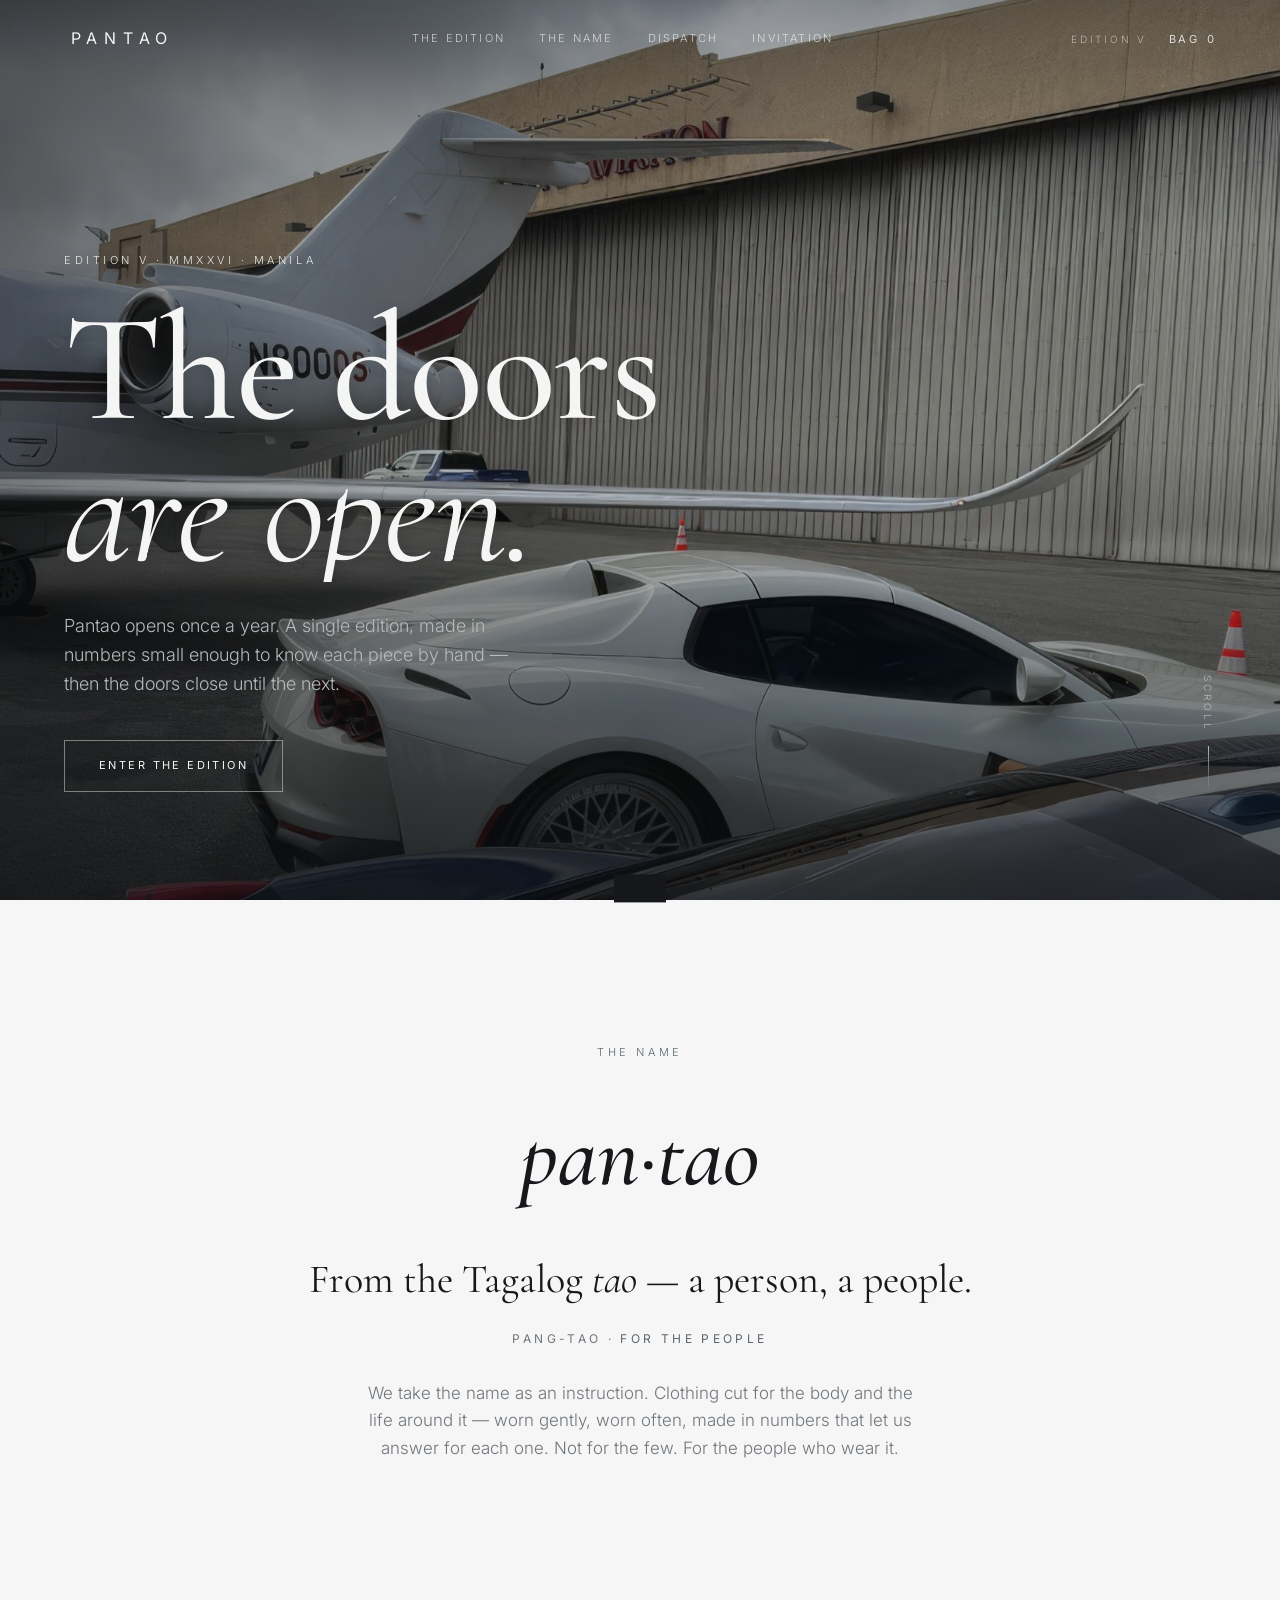
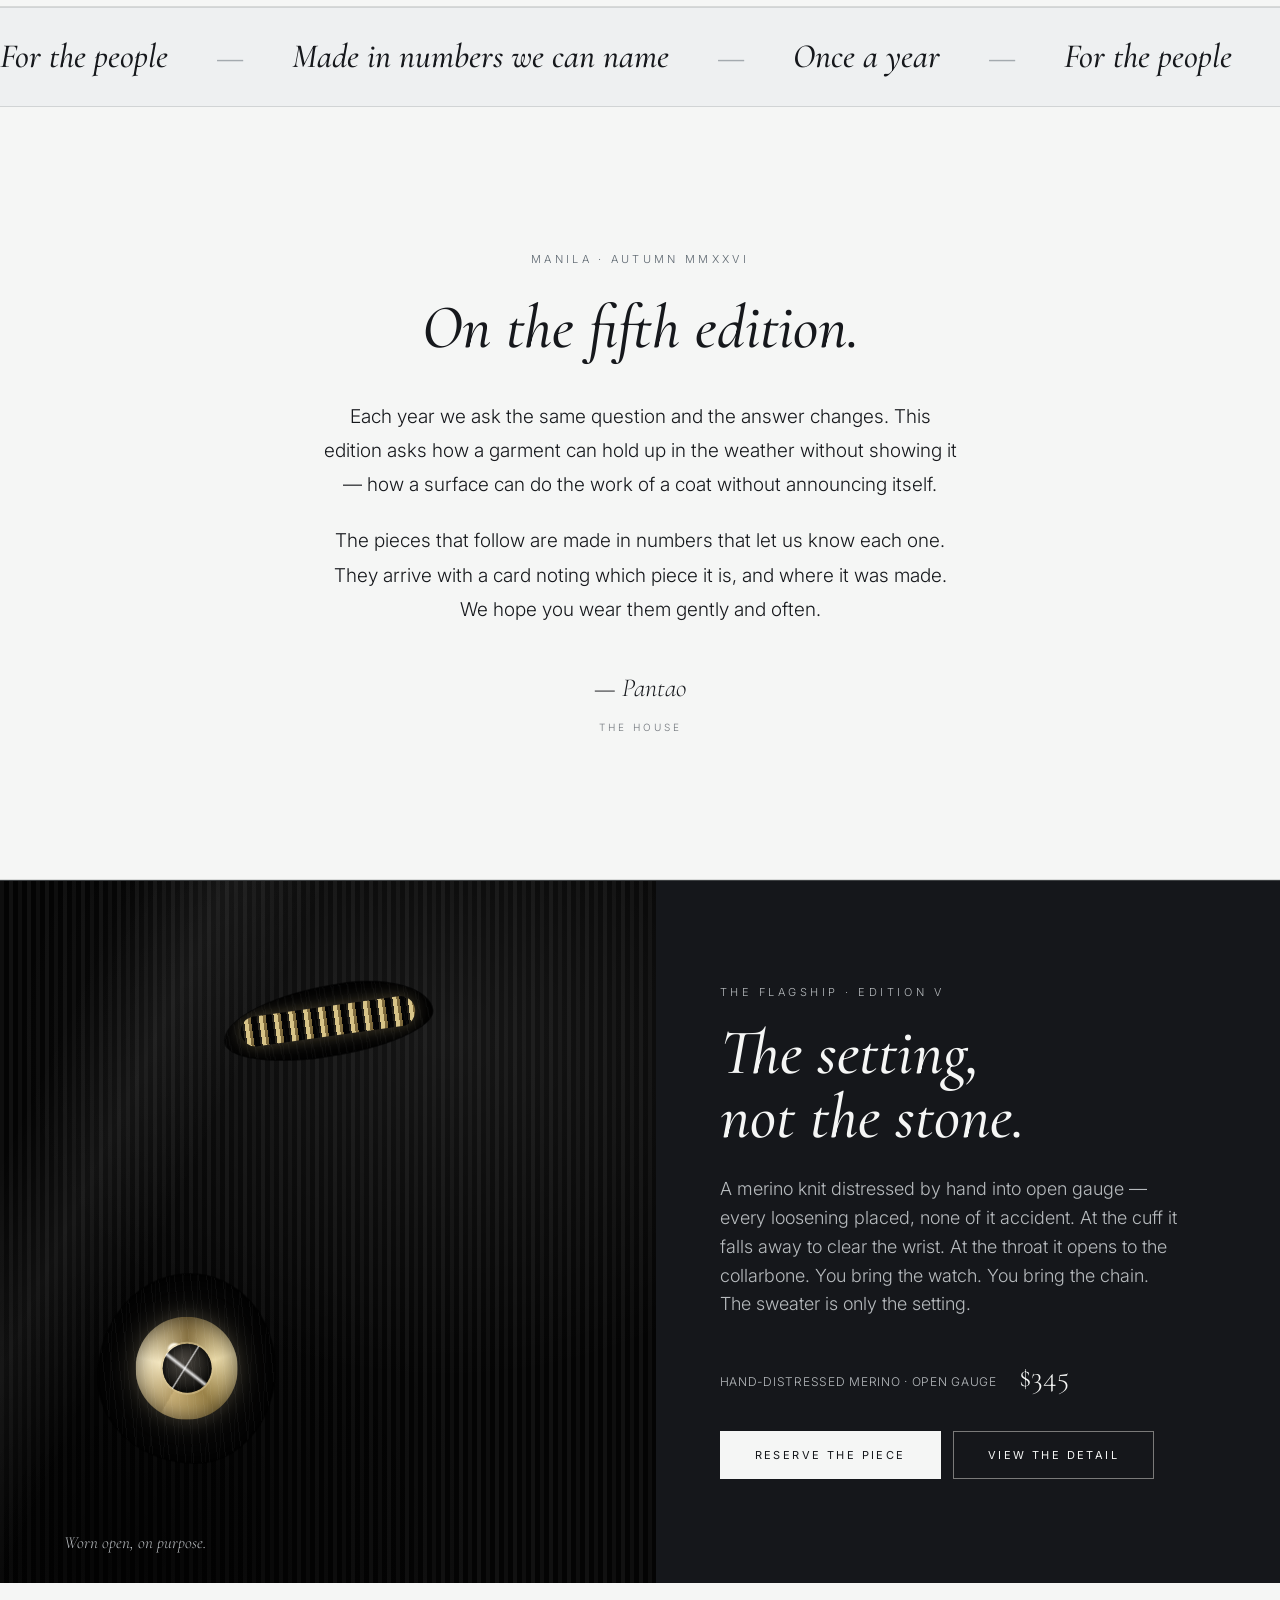
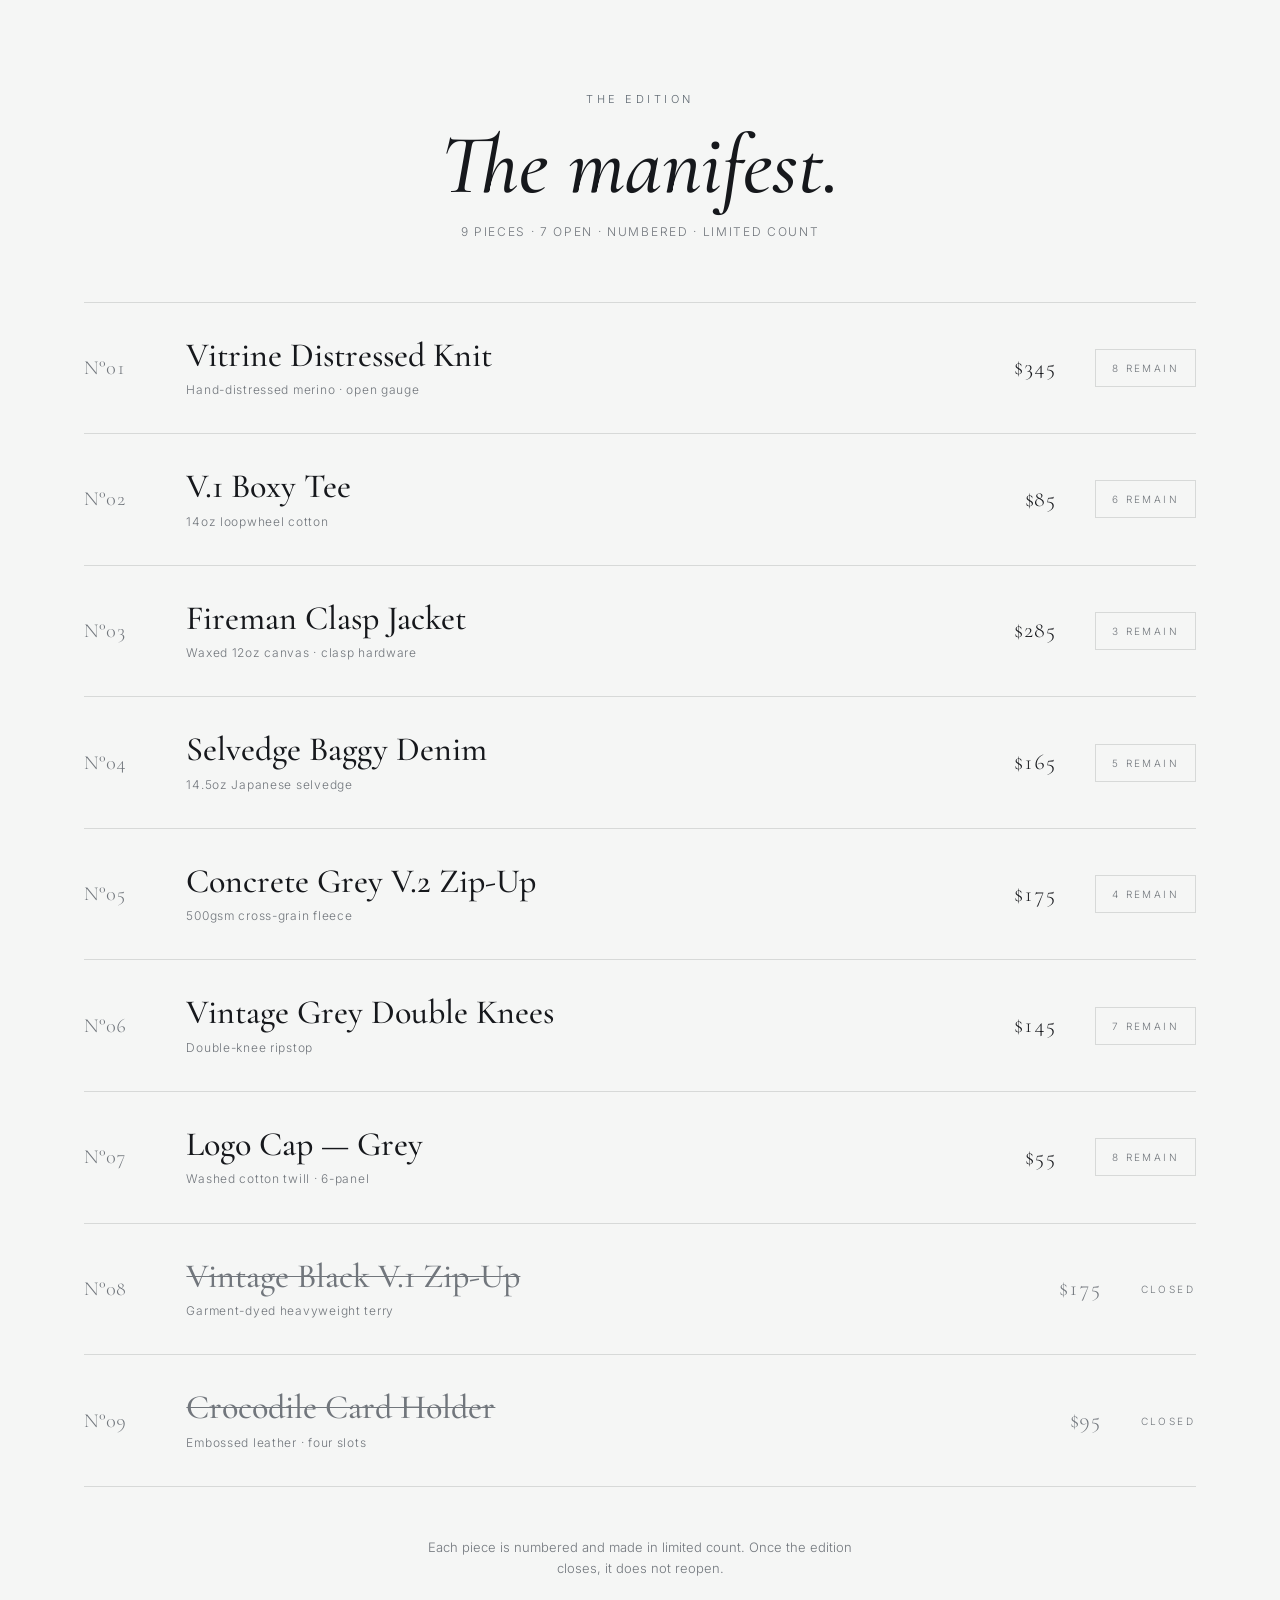
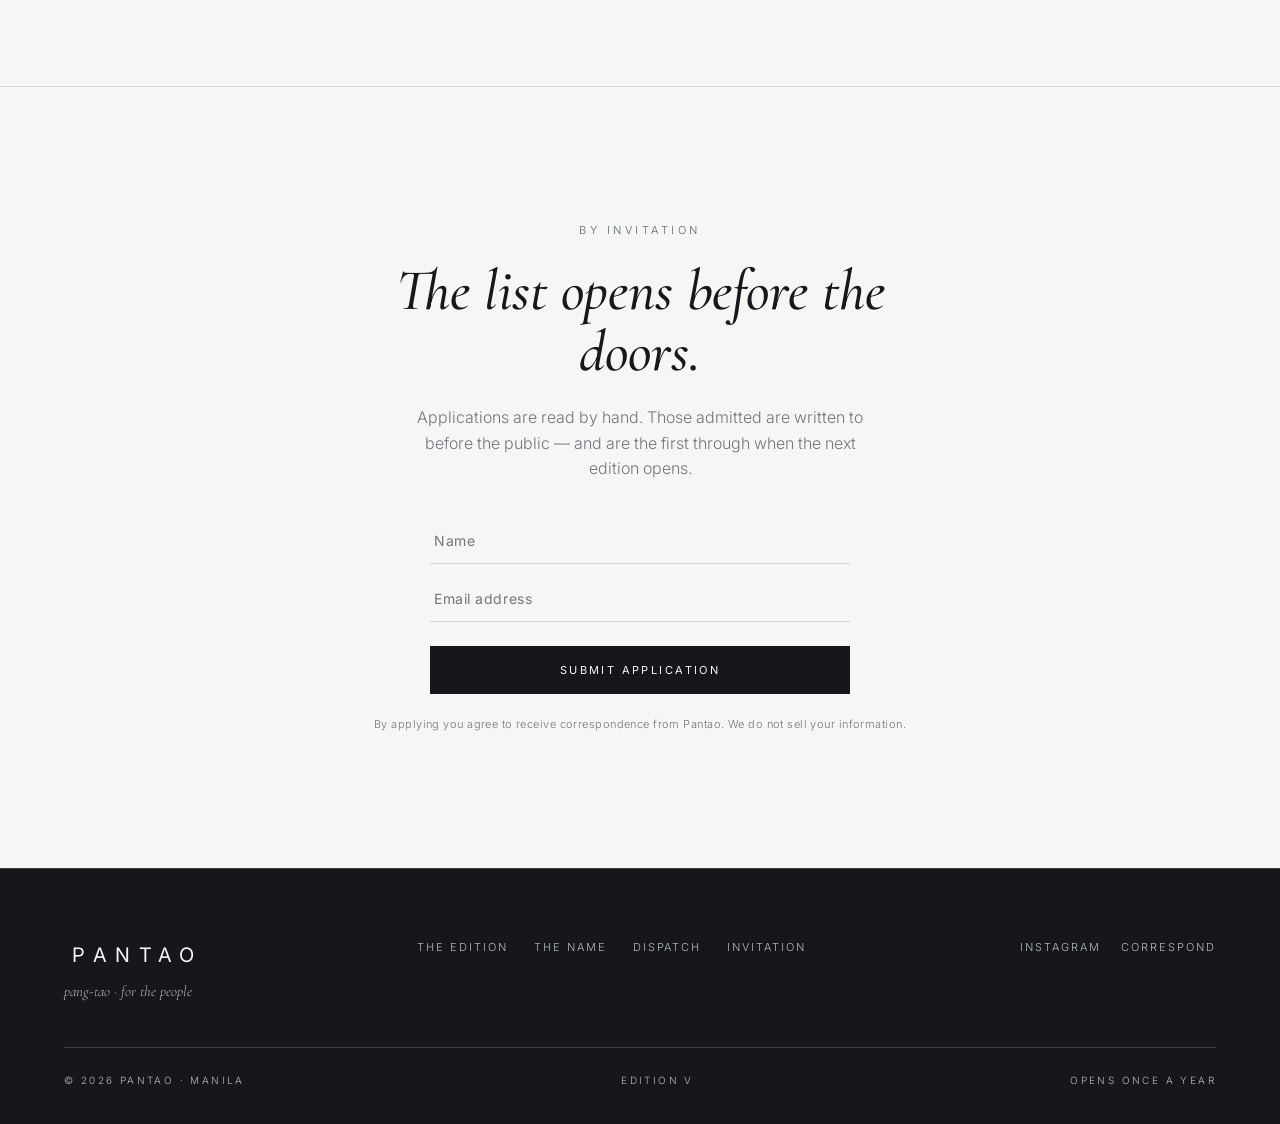
<file: index.html>
<!DOCTYPE html>
<html lang="en">
<head>
  <meta charset="UTF-8" />
  <meta name="viewport" content="width=device-width, initial-scale=1.0" />
  <title>PANTAO — Edition V</title>
  <meta name="description" content="PANTAO. pang-tao — for the people. A house that opens once a year, in numbered editions. Manila." />
  <meta name="theme-color" content="#0a0a0a" />

  <meta property="og:title" content="PANTAO — Edition V" />
  <meta property="og:description" content="For the people. A house that opens once a year, in numbered editions." />
  <meta property="og:type" content="website" />

  <link rel="preconnect" href="https://fonts.googleapis.com" />
  <link rel="preconnect" href="https://fonts.gstatic.com" crossorigin />
  <link href="https://fonts.googleapis.com/css2?family=Cormorant+Garamond:ital,wght@0,400;0,500;0,600;1,400;1,500&family=Inter:wght@300;400;500&display=swap" rel="stylesheet" />

  <link rel="stylesheet" href="assets/css/styles.css" />
  <link rel="icon" href="data:image/svg+xml,%3Csvg xmlns='http://www.w3.org/2000/svg' viewBox='0 0 100 100'%3E%3Crect width='100' height='100' fill='%230a0a0a'/%3E%3Ctext x='50' y='68' font-size='58' fill='%23f3f1ea' text-anchor='middle' font-family='Georgia,serif'%3EP%3C/text%3E%3C/svg%3E" />
</head>
<body data-phase="open">

  <!-- ============ PRELOADER ============ -->
  <div class="preloader" id="preloader" aria-hidden="true">
    <div class="preloader__word">PANTAO</div>
    <div class="preloader__sub" id="preloaderSub">pang-tao · for the people</div>
    <div class="preloader__bar"><span></span></div>
  </div>

  <div class="grain" aria-hidden="true"></div>

  <!-- ============ NAV ============ -->
  <header class="nav" id="nav">
    <a href="#top" class="nav__brand" aria-label="PANTAO home">PANTAO</a>
    <nav class="nav__links" aria-label="Primary">
      <a href="#manifest" data-shop-link>The Edition</a>
      <a href="#name">The Name</a>
      <a href="#dispatch">Dispatch</a>
      <a href="#invitation">Invitation</a>
    </nav>
    <div class="nav__right">
      <span class="nav__edition" id="navEdition">EDITION V</span>
      <button class="nav__cart" id="cartToggle" aria-label="Open bag">
        Bag <span class="nav__cart-count" id="cartCount">0</span>
      </button>
    </div>
  </header>

  <main id="top">

    <!-- ============ ARRIVAL HERO ============ -->
    <section class="arrival" id="arrival">
      <div class="arrival__field" aria-hidden="true"></div>
      <div class="arrival__photo" id="arrivalPhoto" aria-hidden="true"></div>
      <div class="arrival__scrim" aria-hidden="true"></div>
      <div class="arrival__inner">
        <p class="arrival__eyebrow" data-reveal>
          <span data-config="editionLabel">EDITION V</span> · <span data-config="year">MMXXVI</span> · <span data-config="city">MANILA</span>
        </p>
        <h1 class="arrival__title" data-reveal>
          <span class="tline"><span class="tline__i">The doors</span></span>
          <span class="tline"><span class="tline__i arrival__title--em">are open.</span></span>
        </h1>
        <p class="arrival__lede" data-reveal>
          Pantao opens once a year. A single edition, made in numbers small
          enough to know each piece by hand — then the doors close until the next.
        </p>

        <!-- ANTECHAMBER: counter to opening -->
        <div class="arrival__counter" id="counter" data-reveal>
          <div class="ct"><span class="ct__n" id="ctDays">00</span><span class="ct__l">Days</span></div>
          <div class="ct"><span class="ct__n" id="ctHours">00</span><span class="ct__l">Hrs</span></div>
          <div class="ct"><span class="ct__n" id="ctMins">00</span><span class="ct__l">Min</span></div>
          <div class="ct"><span class="ct__n" id="ctSecs">00</span><span class="ct__l">Sec</span></div>
        </div>

        <div class="arrival__cta" data-reveal>
          <a href="#manifest" class="btn btn--line" data-when="open" data-shop-link>Enter the edition</a>
          <button class="btn btn--line" data-when="antechamber" id="applyOpen">Apply for the list</button>
          <button class="btn btn--line" data-when="closed" id="applyOpenClosed">Apply for next year</button>
        </div>
      </div>
      <div class="arrival__scroll" aria-hidden="true"><span data-config="scrollWord">Scroll</span></div>
    </section>

    <!-- ============ THE NAME / ETYMOLOGY ============ -->
    <section class="name" id="name">
      <div class="name__inner">
        <p class="kicker kicker--center">The Name</p>
        <p class="name__pron">pan·tao</p>
        <h2 class="name__def">
          From the Tagalog <em>tao</em> — a person, a people.
          <span class="name__gloss">pang-tao · <span>for the people</span></span>
        </h2>
        <p class="name__body">
          We take the name as an instruction. Clothing cut for the body and the
          life around it — worn gently, worn often, made in numbers that let us
          answer for each one. Not for the few. For the people who wear it.
        </p>
      </div>
    </section>

    <!-- ============ MARQUEE ============ -->
    <section class="strip" aria-label="Statement">
      <div class="strip__track" id="stripTrack"></div>
    </section>

    <!-- ============ EDITORIAL DISPATCH (a letter) ============ -->
    <section class="dispatch" id="dispatch">
      <article class="dispatch__letter">
        <p class="dispatch__dateline"><span data-config="city">MANILA</span> · <span data-config="season">AUTUMN</span> <span data-config="year">MMXXVI</span></p>
        <h2 class="dispatch__heading">On the fifth edition.</h2>
        <div class="dispatch__body">
          <p>
            Each year we ask the same question and the answer changes. This edition
            asks how a garment can hold up in the weather without showing it — how a
            surface can do the work of a coat without announcing itself.
          </p>
          <p>
            The pieces that follow are made in numbers that let us know each one.
            They arrive with a card noting which piece it is, and where it was made.
            We hope you wear them gently and often.
          </p>
        </div>
        <p class="dispatch__sign">— Pantao</p>
        <p class="dispatch__sub">THE HOUSE</p>
      </article>
    </section>

    <!-- ============ FLAGSHIP FEATURE (luxury moment) ============ -->
    <section class="feature" id="feature" hidden>
      <div class="feature__visual" id="featureVisual" aria-hidden="true">
        <div class="knit"></div>
        <!-- distressed openings that reveal metal beneath -->
        <div class="aperture aperture--neck"><span class="chain"></span></div>
        <div class="aperture aperture--wrist"><span class="watch"></span></div>
        <p class="feature__caption" id="featureCaption"></p>
      </div>
      <div class="feature__info">
        <p class="kicker" id="featureEyebrow"></p>
        <h2 class="feature__heading" id="featureHeading"></h2>
        <p class="feature__lede" id="featureLede"></p>
        <div class="feature__meta">
          <span class="feature__material" id="featureMaterial"></span>
          <span class="feature__price" id="featurePrice"></span>
        </div>
        <div class="feature__cta">
          <button class="btn btn--paper" id="featureAdd">Reserve the piece</button>
          <button class="btn btn--line" id="featureView">View the detail</button>
        </div>
      </div>
    </section>

    <!-- ============ THE EDITION MANIFEST ============ -->
    <section class="manifest" id="manifest">
      <header class="manifest__head">
        <p class="kicker">The Edition</p>
        <h2 class="manifest__title" id="manifestTitle">The manifest.</h2>
        <p class="manifest__meta" id="manifestMeta"></p>
      </header>
      <ol class="manifest__list" id="manifestList" aria-live="polite"></ol>
      <p class="manifest__foot">
        Each piece is numbered and made in limited count.
        Once the edition closes, it does not reopen.
      </p>
    </section>

    <!-- ============ INVITATION / APPLY ============ -->
    <section class="invitation" id="invitation">
      <div class="invitation__inner">
        <p class="kicker kicker--center">By Invitation</p>
        <h2 class="invitation__title">The list opens before the doors.</h2>
        <p class="invitation__lede">
          Applications are read by hand. Those admitted are written to before the
          public — and are the first through when the next edition opens.
        </p>
        <form class="invitation__form" id="applyForm" novalidate>
          <input type="text" name="name" id="applyName" placeholder="Name" autocomplete="name" aria-label="Name" />
          <input type="email" name="email" id="applyEmail" placeholder="Email address" autocomplete="email" required aria-label="Email address" />
          <button type="submit" class="btn btn--solid">Submit application</button>
        </form>
        <p class="invitation__fine" id="applyMsg" role="status" aria-live="polite">
          By applying you agree to receive correspondence from Pantao. We do not sell your information.
        </p>
      </div>
    </section>
  </main>

  <!-- ============ FOOTER ============ -->
  <footer class="footer">
    <div class="footer__top">
      <div class="footer__brand">
        <span class="footer__word">PANTAO</span>
        <span class="footer__tag">pang-tao · for the people</span>
      </div>
      <nav class="footer__links" aria-label="Footer">
        <a href="#manifest" data-shop-link>The Edition</a>
        <a href="#name">The Name</a>
        <a href="#dispatch">Dispatch</a>
        <a href="#invitation">Invitation</a>
      </nav>
      <div class="footer__social" id="footerSocial"></div>
    </div>
    <div class="footer__bottom">
      <span>© <span id="year"></span> PANTAO · <span data-config="city">MANILA</span></span>
      <span data-config="editionLabel">EDITION V</span>
      <span>OPENS ONCE A YEAR</span>
    </div>
  </footer>

  <!-- ============ BAG DRAWER ============ -->
  <div class="drawer-scrim" id="scrim"></div>
  <aside class="bag" id="bag" aria-label="Shopping bag" aria-hidden="true">
    <div class="bag__head">
      <h3>Bag <span id="bagCount">(0)</span></h3>
      <button class="bag__close" id="bagClose" aria-label="Close bag">Close</button>
    </div>
    <div class="bag__body" id="bagBody"></div>
    <div class="bag__foot" id="bagFoot">
      <div class="bag__row"><span>Subtotal</span><span id="bagSubtotal">$0</span></div>
      <p class="bag__note">Shipping &amp; duties calculated at checkout.</p>
      <button class="btn btn--solid btn--block" id="checkoutBtn">Checkout</button>
      <button class="bag__keep" id="bagKeep">Continue</button>
    </div>
  </aside>

  <!-- ============ QUICKVIEW ============ -->
  <div class="modal" id="quickview" aria-hidden="true" role="dialog" aria-modal="true" aria-labelledby="qvName">
    <div class="modal__scrim" id="qvScrim"></div>
    <div class="modal__panel" role="document">
      <button class="modal__close" id="qvClose" aria-label="Close">Close</button>
      <div class="modal__media" id="qvMedia"></div>
      <div class="modal__info">
        <p class="modal__no" id="qvNo"></p>
        <h3 class="modal__name" id="qvName"></h3>
        <p class="modal__material" id="qvMaterial"></p>
        <p class="modal__price" id="qvPrice"></p>
        <p class="modal__note" id="qvNote"></p>
        <div class="modal__sizes" id="qvSizes"></div>
        <p class="modal__stock" id="qvStock"></p>
        <button class="btn btn--solid btn--block" id="qvAdd">Add to bag</button>
      </div>
    </div>
  </div>

  <div class="toast" id="toast" role="status" aria-live="polite"></div>

  <script src="assets/js/config.js"></script>
  <script src="assets/js/store.js"></script>
</body>
</html>
</file>
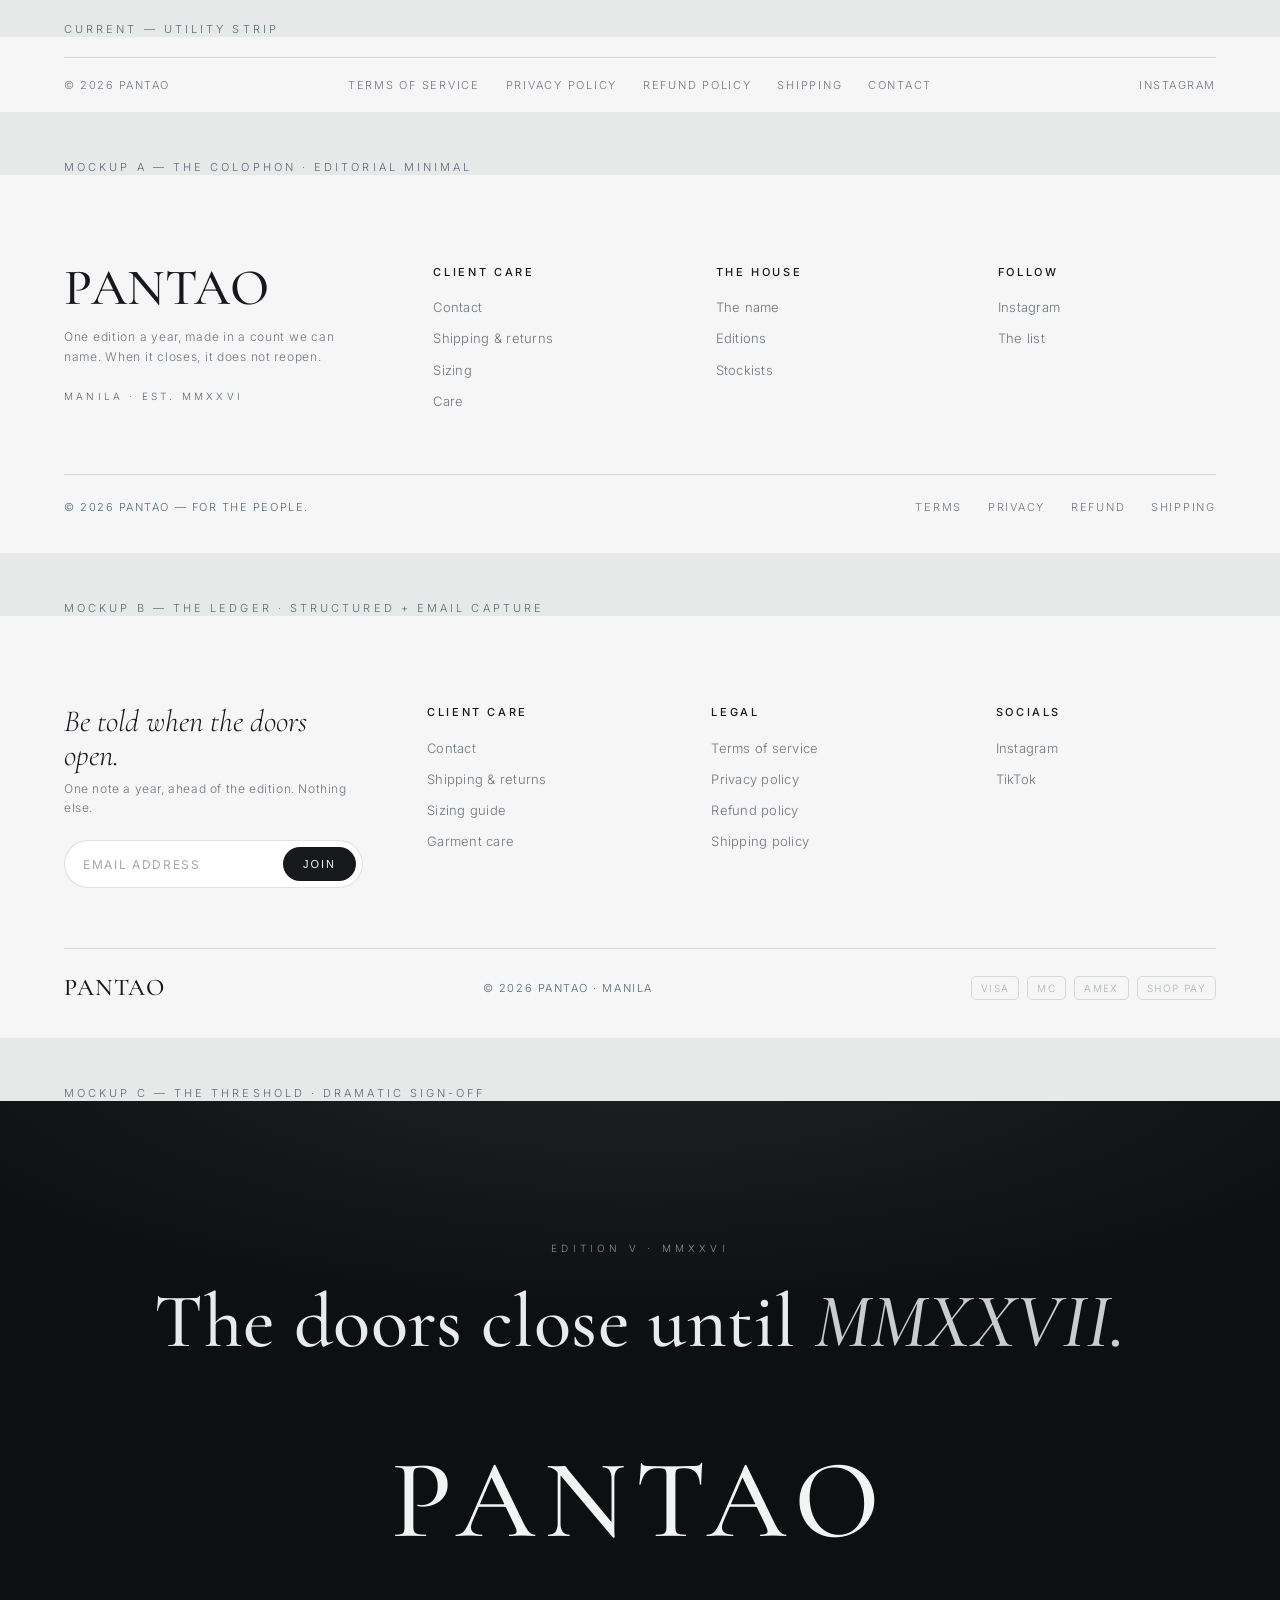
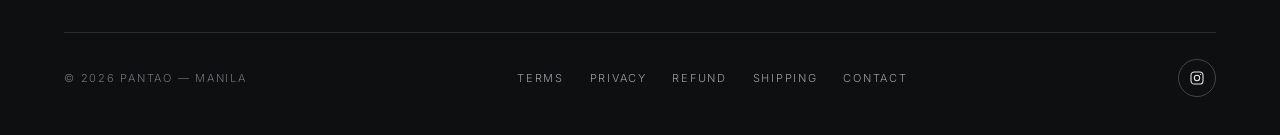
<file: mockups/footer.html>
<!DOCTYPE html>
<html lang="en">
<head>
<meta charset="UTF-8" />
<meta name="viewport" content="width=device-width, initial-scale=1.0" />
<title>PANTAO — Footer Mockups</title>
<link href="https://fonts.googleapis.com/css2?family=Cormorant+Garamond:ital,wght@0,400;0,500;1,400;1,500&family=Inter:wght@300;400;500&display=swap" rel="stylesheet" />
<style>
  :root{
    --paper:#f5f6f5; --ink:#16181c; --muted:#71767c; --line:rgba(21,23,27,.13);
    --steel:#5c666f; --ash:#0e0f11;
    --serif:"Cormorant Garamond",Georgia,serif; --sans:"Inter",Arial,sans-serif;
    --ease:cubic-bezier(.22,1,.36,1);
  }
  *{box-sizing:border-box;margin:0;padding:0}
  body{font-family:var(--sans);font-weight:300;color:var(--ink);background:#e7e8e8;-webkit-font-smoothing:antialiased}

  .wrap{max-width:1180px;margin:0 auto}
  .lede-strip{padding:64px clamp(20px,5vw,72px) 0;background:var(--paper)}
  .lede-strip .peek{font-family:var(--serif);font-size:clamp(1.4rem,2.2vw,2rem);color:#b9bdc0;font-style:italic}

  .tag{display:inline-block;font-size:11px;letter-spacing:.28em;text-transform:uppercase;color:var(--steel);
    padding:22px clamp(20px,5vw,72px) 0}

  /* shared link styles */
  .policies{display:flex;flex-wrap:wrap;gap:1.1rem 1.6rem}
  .policies a{font-size:11px;letter-spacing:.16em;text-transform:uppercase;color:var(--muted);text-decoration:none;transition:.25s var(--ease)}
  .policies a:hover{color:var(--ink)}
  .col h4{font-family:var(--sans);font-weight:500;font-size:11px;letter-spacing:.24em;text-transform:uppercase;color:var(--ink);margin-bottom:1.1rem}
  .col ul{list-style:none;display:flex;flex-direction:column;gap:.7rem}
  .col a{font-size:13px;letter-spacing:.02em;color:var(--muted);text-decoration:none;transition:.25s var(--ease)}
  .col a:hover{color:var(--ink)}
  .soc{display:flex;gap:.8rem}
  .soc a{width:38px;height:38px;border:1px solid var(--line);border-radius:100px;display:flex;align-items:center;justify-content:center;color:var(--ink);transition:.3s var(--ease)}
  .soc a:hover{background:var(--ink);color:var(--paper);border-color:var(--ink)}
  .soc svg{width:16px;height:16px}

  /* =====================================================================
     A — THE COLOPHON  (editorial minimal, light)
     ===================================================================== */
  .A{background:var(--paper);padding:clamp(56px,7vw,96px) clamp(20px,5vw,72px) clamp(28px,3vw,40px)}
  .A__top{display:grid;grid-template-columns:1.4fr 1fr 1fr 1fr;gap:clamp(2rem,5vw,4rem);align-items:start}
  .A__brand .mark{font-family:var(--serif);font-weight:500;font-size:clamp(2.4rem,4vw,3.4rem);line-height:.9;letter-spacing:.01em}
  .A__brand .say{margin-top:1rem;font-size:12px;letter-spacing:.06em;line-height:1.7;color:var(--muted);max-width:20rem}
  .A__brand .place{margin-top:1.4rem;font-size:10px;letter-spacing:.32em;text-transform:uppercase;color:var(--steel)}
  .A__base{margin-top:clamp(40px,5vw,64px);padding-top:1.6rem;border-top:1px solid var(--line);
    display:flex;justify-content:space-between;align-items:center;gap:1.5rem;flex-wrap:wrap}
  .A__copy{font-size:11px;letter-spacing:.14em;text-transform:uppercase;color:var(--steel)}

  /* =====================================================================
     B — THE LEDGER  (structured, email capture + columns, light)
     ===================================================================== */
  .B{background:var(--paper);padding:clamp(56px,7vw,92px) clamp(20px,5vw,72px) clamp(24px,3vw,36px)}
  .B__grid{display:grid;grid-template-columns:1.3fr 1fr 1fr 1fr;gap:clamp(2rem,5vw,4rem);align-items:start}
  .B__signup .kick{font-family:var(--serif);font-style:italic;font-size:clamp(1.5rem,2.4vw,2rem);line-height:1.1;margin-bottom:.4rem}
  .B__signup .sub{font-size:12px;letter-spacing:.05em;color:var(--muted);line-height:1.6;margin-bottom:1.4rem;max-width:19rem}
  .field{display:flex;align-items:center;gap:.5rem;border:1px solid var(--line);border-radius:100px;padding:6px 6px 6px 18px;max-width:22rem;background:#fff}
  .field input{flex:1 1 auto;min-width:0;border:0;outline:0;background:transparent;font-family:var(--sans);font-size:12px;letter-spacing:.14em;text-transform:uppercase;color:var(--ink)}
  .field input::placeholder{color:#a2a7ab}
  .field button{flex:0 0 auto;border:0;border-radius:100px;background:var(--ink);color:var(--paper);
    font-size:11px;letter-spacing:.18em;text-transform:uppercase;padding:11px 20px;cursor:pointer;transition:.3s var(--ease)}
  .field button:hover{background:#000}
  .B__base{margin-top:clamp(40px,5vw,60px);padding-top:1.5rem;border-top:1px solid var(--line);
    display:grid;grid-template-columns:auto 1fr auto;gap:1.5rem;align-items:center}
  .B__wordmark{font-family:var(--serif);font-weight:500;font-size:1.5rem;letter-spacing:.04em}
  .B__copy{font-size:11px;letter-spacing:.14em;text-transform:uppercase;color:var(--steel);justify-self:center}
  .B__pay{display:flex;gap:.5rem;justify-self:end;align-items:center}
  .B__pay span{font-size:10px;letter-spacing:.14em;color:#aeb2b5;border:1px solid var(--line);border-radius:5px;padding:5px 9px;text-transform:uppercase}

  /* =====================================================================
     C — THE THRESHOLD  (dramatic dark sign-off)
     ===================================================================== */
  .C{background:var(--ash);color:#e9eaea;padding:clamp(84px,11vw,150px) clamp(20px,5vw,72px) clamp(30px,3vw,44px);text-align:center;position:relative;overflow:hidden}
  .C::before{content:"";position:absolute;inset:0;background:
    radial-gradient(120% 80% at 50% -10%, rgba(120,132,145,.16), transparent 55%);pointer-events:none}
  .C__eyebrow{position:relative;font-size:10px;letter-spacing:.42em;text-transform:uppercase;color:#8b9299;margin-bottom:1.8rem}
  .C__line{position:relative;font-family:var(--serif);font-weight:500;font-size:clamp(2.2rem,6vw,5rem);line-height:1.02;letter-spacing:.005em}
  .C__line .em{font-style:italic;color:#c9cdd0}
  .C__mark{position:relative;font-family:var(--serif);font-weight:500;font-size:clamp(3rem,9vw,7rem);letter-spacing:.08em;margin-top:clamp(40px,6vw,72px);color:#f2f3f3}
  .C__base{position:relative;margin-top:clamp(40px,5vw,64px);padding-top:1.6rem;border-top:1px solid rgba(255,255,255,.12);
    display:flex;justify-content:space-between;align-items:center;gap:1.4rem;flex-wrap:wrap}
  .C .policies a{color:#9aa0a6}.C .policies a:hover{color:#fff}
  .C__copy{font-size:11px;letter-spacing:.16em;text-transform:uppercase;color:#6f767c}
  .C .soc a{border-color:rgba(255,255,255,.22);color:#e9eaea}
  .C .soc a:hover{background:#fff;color:var(--ash);border-color:#fff}

  /* current-state reference (what exists today) */
  .now{background:var(--paper);padding:20px clamp(20px,5vw,72px)}
  .now__bar{border-top:1px solid var(--line);padding-top:20px;display:grid;grid-template-columns:1fr auto 1fr;align-items:center;gap:1rem}
  .now__bar .c{font-size:11px;letter-spacing:.14em;text-transform:uppercase;color:var(--muted)}
  .now__bar .p{justify-self:center}
  .now__bar .s{justify-self:end;font-size:11px;letter-spacing:.14em;text-transform:uppercase;color:var(--muted)}

  .divider{height:26px}
  @media(max-width:820px){
    .A__top,.B__grid{grid-template-columns:1fr 1fr}
    .B__base{grid-template-columns:1fr;text-align:center;justify-items:center}
  }
</style>
</head>
<body>

  <!-- CURRENT (reference) -->
  <span class="tag">Current — utility strip</span>
  <div class="now"><div class="wrap"><div class="now__bar">
    <span class="c">© 2026 PANTAO</span>
    <span class="p policies">
      <a href="#">Terms of service</a><a href="#">Privacy policy</a><a href="#">Refund policy</a><a href="#">Shipping</a><a href="#">Contact</a>
    </span>
    <span class="s">Instagram</span>
  </div></div></div>

  <div class="divider"></div>

  <!-- ============ A — THE COLOPHON ============ -->
  <span class="tag">Mockup A — The Colophon · editorial minimal</span>
  <footer class="A"><div class="wrap">
    <div class="A__top">
      <div class="A__brand">
        <div class="mark">PANTAO</div>
        <p class="say">One edition a year, made in a count we can name. When it closes, it does not reopen.</p>
        <p class="place">Manila · Est. MMXXVI</p>
      </div>
      <div class="col">
        <h4>Client Care</h4>
        <ul><li><a href="#">Contact</a></li><li><a href="#">Shipping &amp; returns</a></li><li><a href="#">Sizing</a></li><li><a href="#">Care</a></li></ul>
      </div>
      <div class="col">
        <h4>The House</h4>
        <ul><li><a href="#">The name</a></li><li><a href="#">Editions</a></li><li><a href="#">Stockists</a></li></ul>
      </div>
      <div class="col">
        <h4>Follow</h4>
        <ul><li><a href="#">Instagram</a></li><li><a href="#">The list</a></li></ul>
      </div>
    </div>
    <div class="A__base">
      <span class="A__copy">© 2026 PANTAO — For the people.</span>
      <span class="policies">
        <a href="#">Terms</a><a href="#">Privacy</a><a href="#">Refund</a><a href="#">Shipping</a>
      </span>
    </div>
  </div></footer>

  <div class="divider"></div>

  <!-- ============ B — THE LEDGER ============ -->
  <span class="tag">Mockup B — The Ledger · structured + email capture</span>
  <footer class="B"><div class="wrap">
    <div class="B__grid">
      <div class="B__signup">
        <p class="kick">Be told when the doors open.</p>
        <p class="sub">One note a year, ahead of the edition. Nothing else.</p>
        <form class="field" onsubmit="return false">
          <input type="email" placeholder="Email address" />
          <button type="submit">Join</button>
        </form>
      </div>
      <div class="col">
        <h4>Client Care</h4>
        <ul><li><a href="#">Contact</a></li><li><a href="#">Shipping &amp; returns</a></li><li><a href="#">Sizing guide</a></li><li><a href="#">Garment care</a></li></ul>
      </div>
      <div class="col">
        <h4>Legal</h4>
        <ul><li><a href="#">Terms of service</a></li><li><a href="#">Privacy policy</a></li><li><a href="#">Refund policy</a></li><li><a href="#">Shipping policy</a></li></ul>
      </div>
      <div class="col">
        <h4>Socials</h4>
        <ul><li><a href="#">Instagram</a></li><li><a href="#">TikTok</a></li></ul>
      </div>
    </div>
    <div class="B__base">
      <span class="B__wordmark">PANTAO</span>
      <span class="B__copy">© 2026 PANTAO · Manila</span>
      <span class="B__pay"><span>Visa</span><span>MC</span><span>Amex</span><span>Shop Pay</span></span>
    </div>
  </div></footer>

  <div class="divider"></div>

  <!-- ============ C — THE THRESHOLD ============ -->
  <span class="tag">Mockup C — The Threshold · dramatic sign-off</span>
  <footer class="C"><div class="wrap">
    <p class="C__eyebrow">Edition V · MMXXVI</p>
    <h2 class="C__line">The doors close until <span class="em">MMXXVII.</span></h2>
    <div class="C__mark">PANTAO</div>
    <div class="C__base">
      <span class="C__copy">© 2026 PANTAO — Manila</span>
      <span class="policies">
        <a href="#">Terms</a><a href="#">Privacy</a><a href="#">Refund</a><a href="#">Shipping</a><a href="#">Contact</a>
      </span>
      <span class="soc">
        <a href="#" aria-label="Instagram"><svg viewBox="0 0 24 24" fill="none" stroke="currentColor" stroke-width="1.6"><rect x="3" y="3" width="18" height="18" rx="5"/><circle cx="12" cy="12" r="4"/><circle cx="17.5" cy="6.5" r="1" fill="currentColor" stroke="none"/></svg></a>
      </span>
    </div>
  </div></footer>

</body>
</html>
</file>
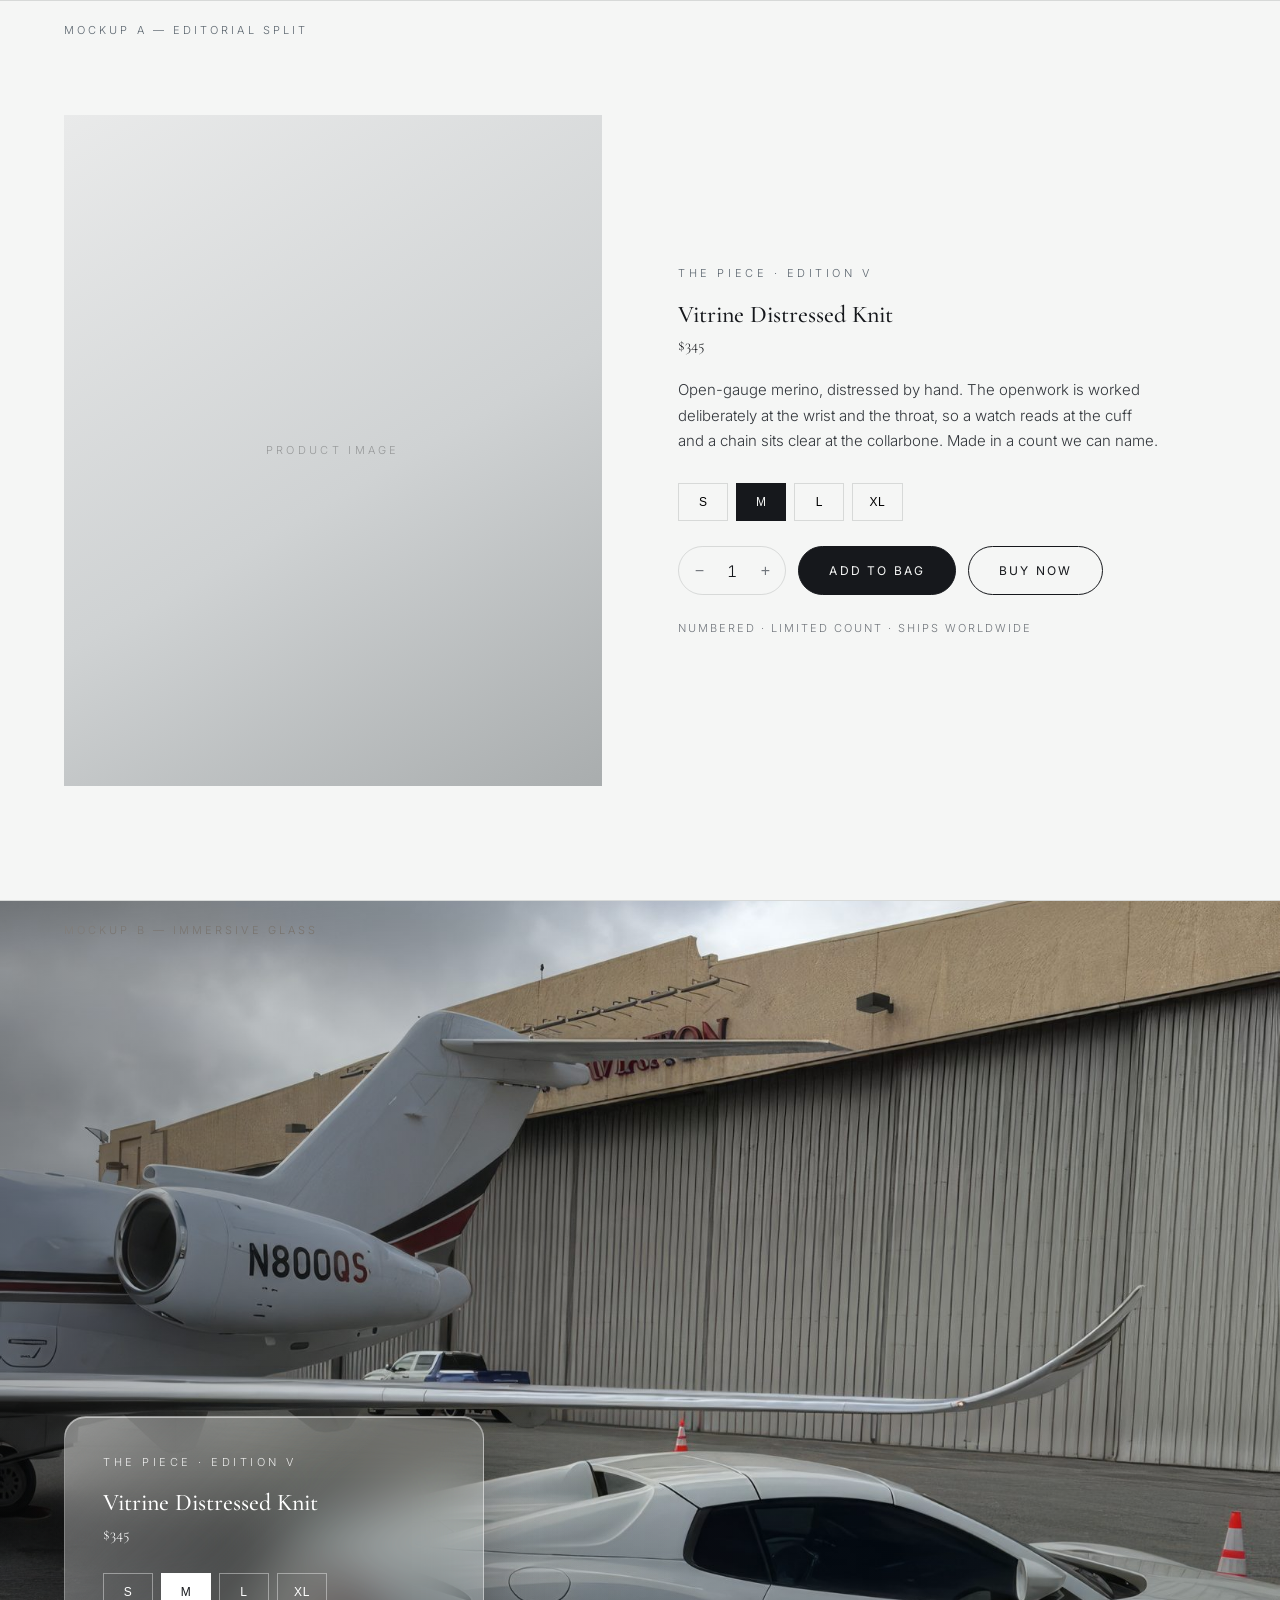
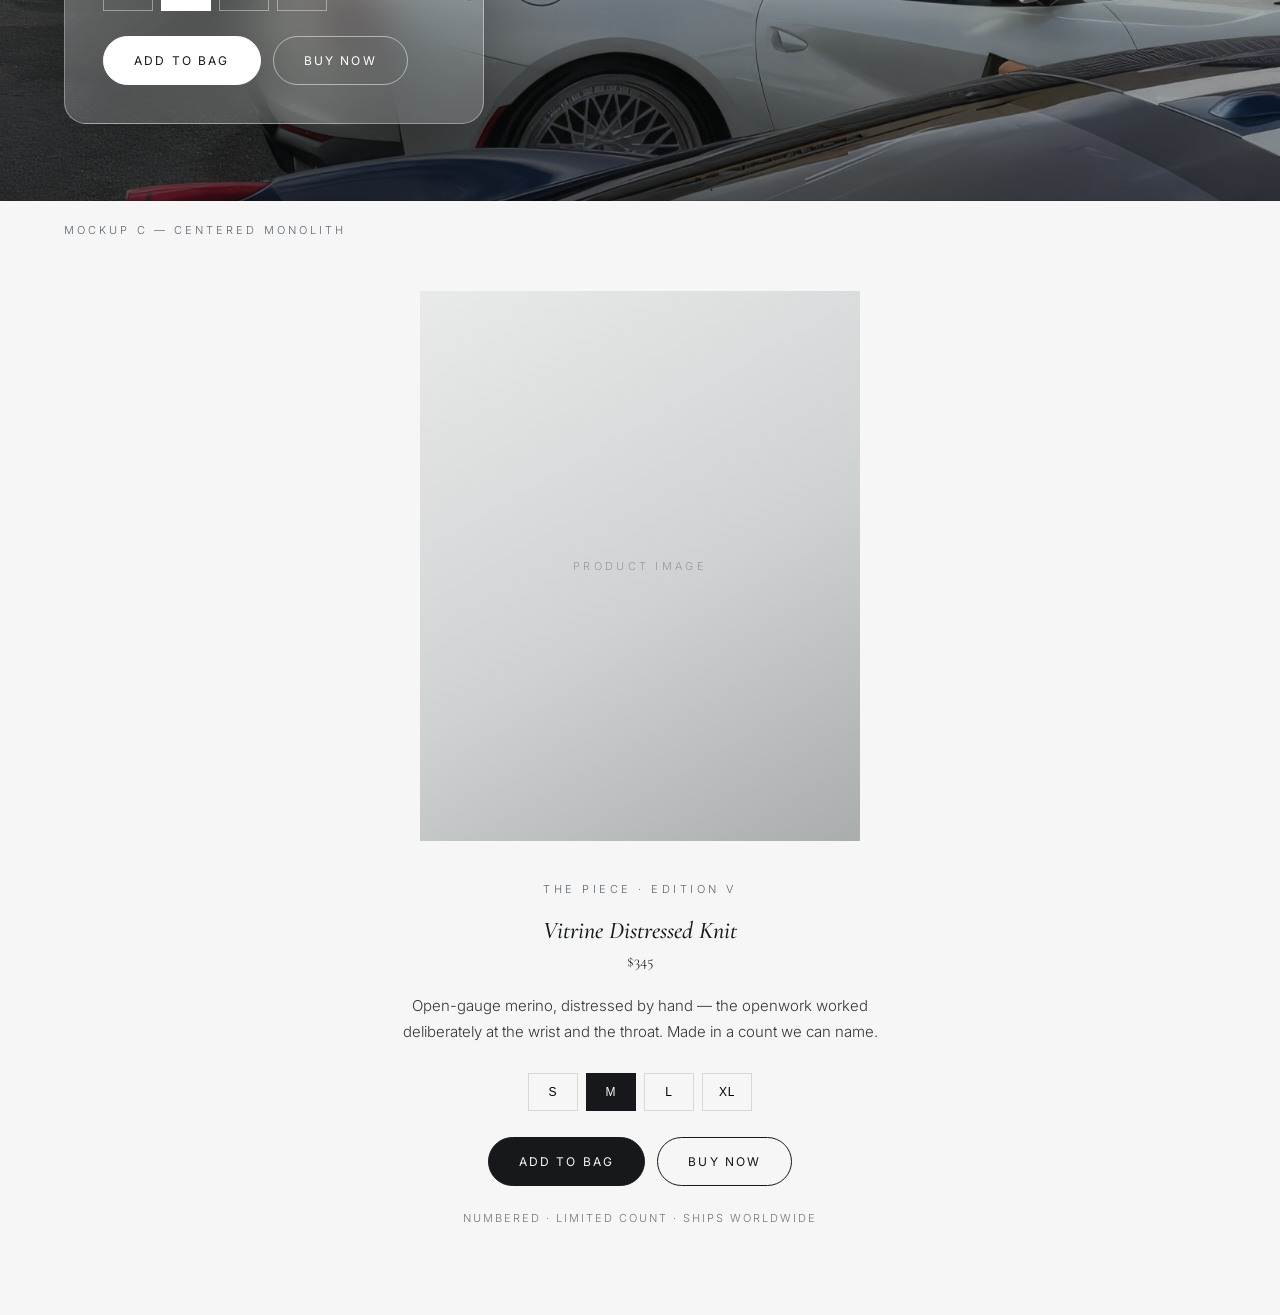
<file: mockups/product-section.html>
<!DOCTYPE html>
<html lang="en">
<head>
<meta charset="UTF-8" />
<meta name="viewport" content="width=device-width, initial-scale=1.0" />
<title>PANTAO — Product Section Mockups</title>
<link href="https://fonts.googleapis.com/css2?family=Cormorant+Garamond:ital,wght@0,400;0,500;1,400;1,500&family=Inter:wght@300;400;500&display=swap" rel="stylesheet" />
<style>
  :root{
    --paper:#f5f6f5; --ink:#16181c; --muted:#71767c; --line:rgba(21,23,27,.13);
    --steel:#5c666f; --serif:"Cormorant Garamond",Georgia,serif; --sans:"Inter",Arial,sans-serif;
    --ease:cubic-bezier(.22,1,.36,1);
  }
  *{box-sizing:border-box;margin:0;padding:0}
  body{font-family:var(--sans);font-weight:300;color:var(--ink);background:var(--paper);-webkit-font-smoothing:antialiased}
  .mock{min-height:100vh;display:flex;flex-direction:column;justify-content:center;padding:clamp(40px,7vw,110px) clamp(20px,5vw,72px);position:relative;border-top:1px solid var(--line)}
  .mock__tag{position:absolute;top:22px;left:clamp(20px,5vw,72px);font-size:11px;letter-spacing:.28em;text-transform:uppercase;color:var(--steel)}
  .kick{font-size:11px;letter-spacing:.32em;text-transform:uppercase;color:var(--steel);margin:0 0 1.4rem}
  .name{font-family:var(--serif);font-weight:500;line-height:1.02;font-size:clamp(2rem,3.6vw+.5rem,3.6rem)}
  .price{font-family:var(--serif);font-size:clamp(1.3rem,1.6vw+.5rem,1.7rem);margin-top:.5rem}
  .story{color:#33373c;line-height:1.7;font-size:15px;max-width:32rem;margin-top:1.4rem}
  .sizes{display:flex;flex-wrap:wrap;gap:8px;margin-top:1.8rem}
  .size{min-width:50px;padding:11px 16px;border:1px solid var(--line);font-size:12px;letter-spacing:.06em;background:transparent;cursor:pointer;transition:.25s var(--ease)}
  .size.sel{background:var(--ink);color:var(--paper);border-color:var(--ink)}
  .cta{display:flex;flex-wrap:wrap;gap:12px;margin-top:1.6rem}
  .btn{font-family:var(--sans);font-size:12px;letter-spacing:.18em;text-transform:uppercase;padding:16px 30px;border-radius:100px;border:1px solid var(--ink);cursor:pointer;transition:.35s var(--ease)}
  .btn--solid{background:var(--ink);color:var(--paper)}
  .btn--solid:hover{background:transparent;color:var(--ink)}
  .btn--line{background:transparent;color:var(--ink)}
  .btn--line:hover{background:var(--ink);color:var(--paper)}
  .reassure{margin-top:1.6rem;font-size:11px;letter-spacing:.18em;text-transform:uppercase;color:var(--muted)}
  .qty{display:inline-flex;align-items:center;border:1px solid var(--line);border-radius:100px;overflow:hidden}
  .qty button{width:40px;height:40px;background:transparent;border:0;font-size:16px;color:var(--muted);cursor:pointer}
  .qty span{min-width:26px;text-align:center;font-variant-numeric:tabular-nums}
  .plate{background:linear-gradient(150deg,#e9eaea,#cfd2d3 55%,#a9adae);position:relative;overflow:hidden}
  .plate::after{content:"PRODUCT IMAGE";position:absolute;inset:0;display:flex;align-items:center;justify-content:center;font-size:11px;letter-spacing:.3em;color:rgba(0,0,0,.28)}

  /* ---------- A: Editorial Split ---------- */
  .a{display:grid;grid-template-columns:1fr 1fr;gap:clamp(2.5rem,6vw,6rem);align-items:center;max-width:82rem;margin:0 auto;width:100%}
  .a .plate{aspect-ratio:4/5}
  .a__info{max-width:30rem}

  /* ---------- B: Immersive Glass ---------- */
  .b{position:absolute;inset:0;min-height:100vh;padding:0;display:flex;align-items:flex-end;overflow:hidden}
  .b__bg{position:absolute;inset:0;background:url(../assets/img/hero.jpg) center/cover;z-index:0}
  .b__scrim{position:absolute;inset:0;background:linear-gradient(90deg,rgba(10,12,15,.35),transparent 55%),linear-gradient(0deg,rgba(10,12,15,.5),transparent 45%);z-index:1}
  .b__card{position:relative;z-index:2;margin:0 0 clamp(40px,6vw,80px) clamp(20px,5vw,72px);width:min(420px,90vw);
    background:linear-gradient(135deg,rgba(255,255,255,.28),rgba(255,255,255,0) 46%),rgba(255,255,255,.16);
    -webkit-backdrop-filter:blur(30px) saturate(180%);backdrop-filter:blur(30px) saturate(180%);
    border:1px solid rgba(255,255,255,.35);border-radius:22px;padding:clamp(24px,3vw,38px);color:#fff;
    box-shadow:0 24px 70px rgba(0,0,0,.3),inset 0 1px 0 rgba(255,255,255,.5)}
  .b__card .kick{color:rgba(255,255,255,.85)}
  .b__card .name{color:#fff}.b__card .price{color:#fff}
  .b__card .size{color:#fff;border-color:rgba(255,255,255,.4)}
  .b__card .size.sel{background:#fff;color:var(--ink);border-color:#fff}
  .b__card .btn--solid{background:#fff;color:var(--ink);border-color:#fff}
  .b__card .btn--solid:hover{background:transparent;color:#fff}
  .b__card .btn--line{color:#fff;border-color:rgba(255,255,255,.5)}
  .b__tag{color:#fff;mix-blend-mode:difference}

  /* ---------- C: Centered Monolith ---------- */
  .c{max-width:60rem;margin:0 auto;width:100%;text-align:center;display:flex;flex-direction:column;align-items:center}
  .c .plate{width:min(440px,80vw);aspect-ratio:4/5;margin-bottom:2.6rem}
  .c .story{margin-left:auto;margin-right:auto;text-align:center}
  .c .sizes,.c .cta{justify-content:center}
  .c .name{font-style:italic}

  @media(max-width:820px){
    .a{grid-template-columns:1fr}
    .a .plate{aspect-ratio:4/3}
  }
</style>
</head>
<body>

  <!-- ============ A ============ -->
  <section class="mock" id="mockA">
    <span class="mock__tag">Mockup A — Editorial Split</span>
    <div class="a">
      <div class="plate"></div>
      <div class="a__info">
        <p class="kick">The Piece · Edition V</p>
        <h2 class="name">Vitrine Distressed Knit</h2>
        <p class="price">$345</p>
        <p class="story">Open-gauge merino, distressed by hand. The openwork is worked deliberately at the wrist and the throat, so a watch reads at the cuff and a chain sits clear at the collarbone. Made in a count we can name.</p>
        <div class="sizes"><button class="size">S</button><button class="size sel">M</button><button class="size">L</button><button class="size">XL</button></div>
        <div class="cta">
          <span class="qty"><button>−</button><span>1</span><button>+</button></span>
          <button class="btn btn--solid">Add to bag</button>
          <button class="btn btn--line">Buy now</button>
        </div>
        <p class="reassure">Numbered · limited count · ships worldwide</p>
      </div>
    </div>
  </section>

  <!-- ============ B ============ -->
  <section class="mock" id="mockB" style="padding:0">
    <span class="mock__tag b__tag" style="z-index:3">Mockup B — Immersive Glass</span>
    <div class="b">
      <div class="b__bg"></div>
      <div class="b__scrim"></div>
      <div class="b__card">
        <p class="kick">The Piece · Edition V</p>
        <h2 class="name">Vitrine Distressed Knit</h2>
        <p class="price">$345</p>
        <div class="sizes"><button class="size">S</button><button class="size sel">M</button><button class="size">L</button><button class="size">XL</button></div>
        <div class="cta">
          <button class="btn btn--solid">Add to bag</button>
          <button class="btn btn--line">Buy now</button>
        </div>
      </div>
    </div>
  </section>

  <!-- ============ C ============ -->
  <section class="mock" id="mockC">
    <span class="mock__tag">Mockup C — Centered Monolith</span>
    <div class="c">
      <div class="plate"></div>
      <p class="kick">The Piece · Edition V</p>
      <h2 class="name">Vitrine Distressed Knit</h2>
      <p class="price">$345</p>
      <p class="story">Open-gauge merino, distressed by hand — the openwork worked deliberately at the wrist and the throat. Made in a count we can name.</p>
      <div class="sizes"><button class="size">S</button><button class="size sel">M</button><button class="size">L</button><button class="size">XL</button></div>
      <div class="cta"><button class="btn btn--solid">Add to bag</button><button class="btn btn--line">Buy now</button></div>
      <p class="reassure">Numbered · limited count · ships worldwide</p>
    </div>
  </section>

</body>
</html>
</file>
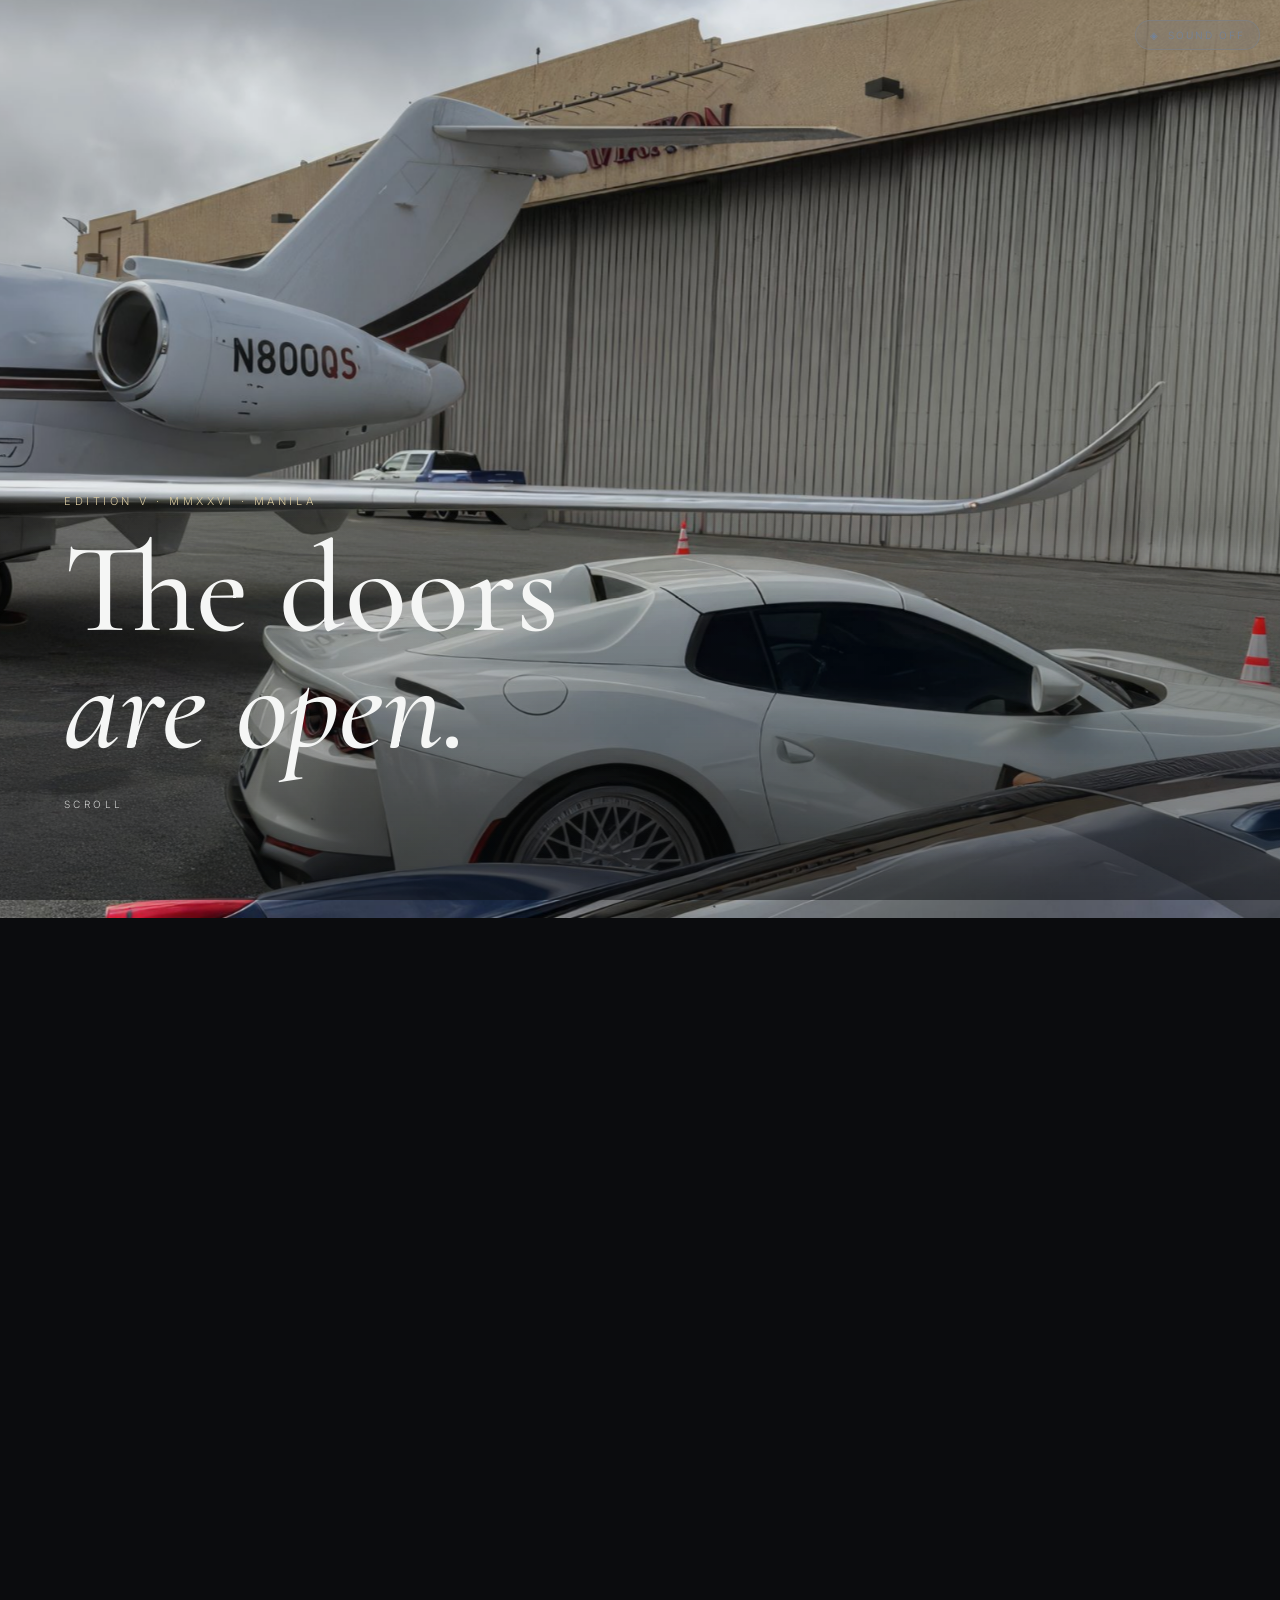
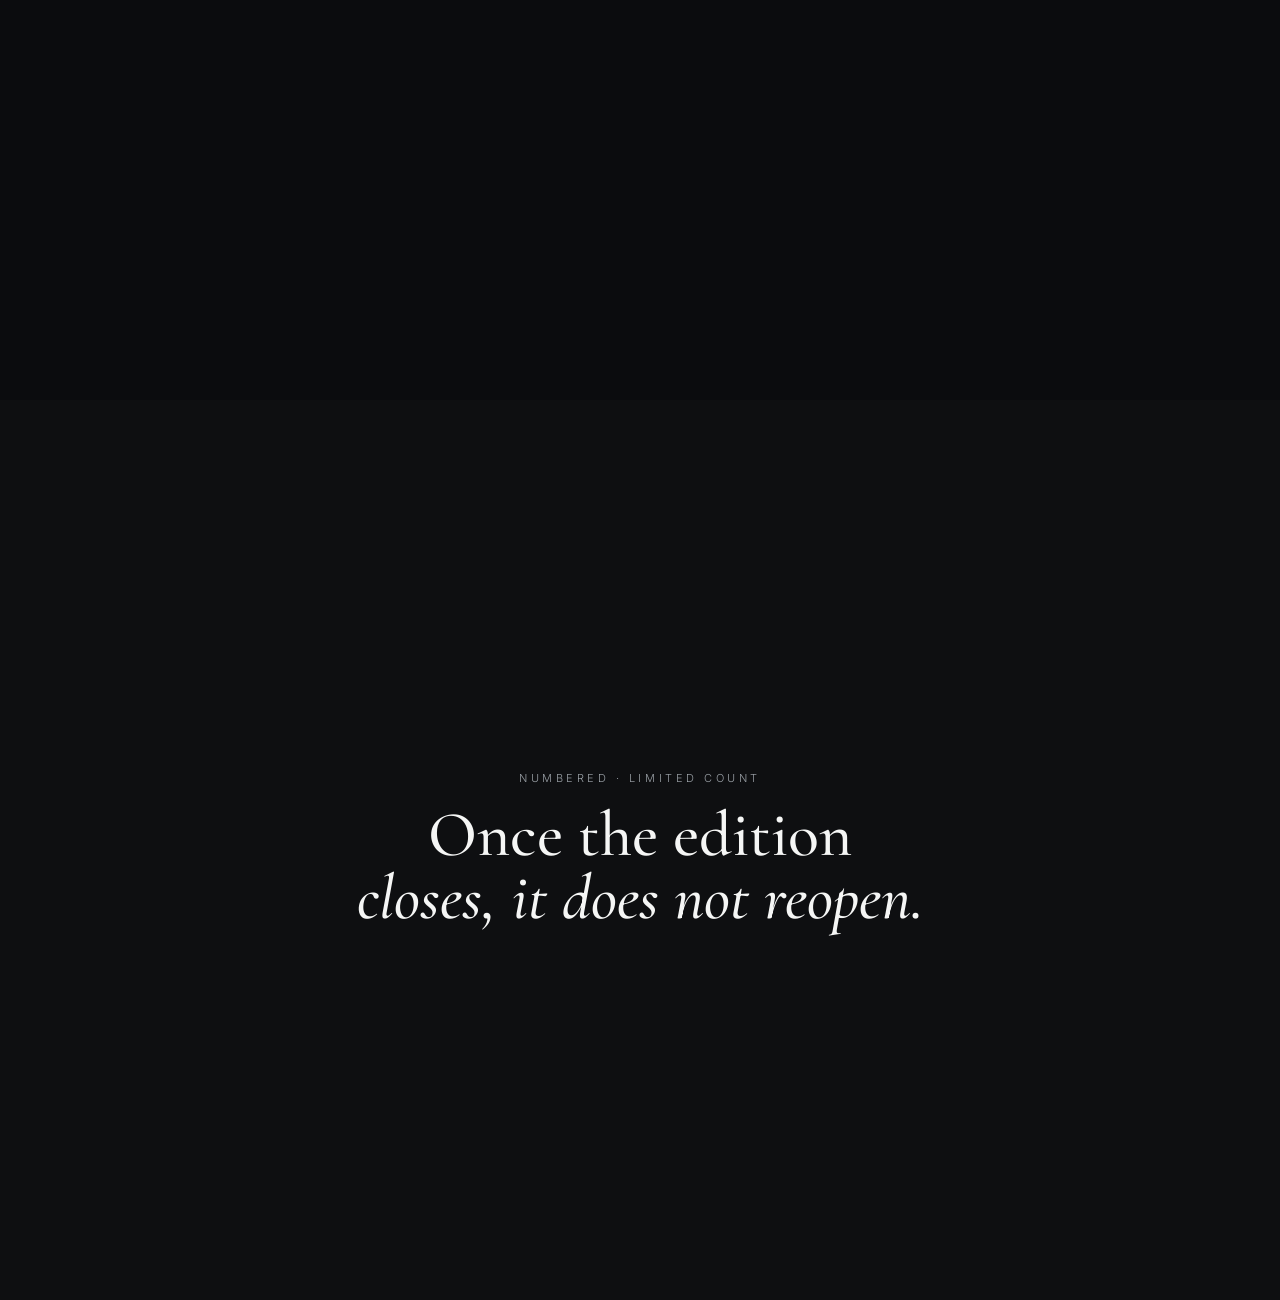
<file: mockups/reveal.html>
<!DOCTYPE html>
<html lang="en">
<head>
<meta charset="UTF-8" />
<meta name="viewport" content="width=device-width, initial-scale=1.0" />
<title>PANTAO — Hero → Product (seamless, two sections)</title>
<link href="https://fonts.googleapis.com/css2?family=Cormorant+Garamond:ital,wght@0,400;0,500;1,400;1,500&family=Inter:wght@300;400;500&display=swap" rel="stylesheet" />
<style>
  :root{
    --paper:#f5f6f5; --ink:#16181c; --serif:"Cormorant Garamond",Georgia,serif; --sans:"Inter",Arial,sans-serif;
    --ease:cubic-bezier(.22,1,.36,1);
    --hero:1; --sp:0; --bd:0;   /* driven by JS */
  }
  *{box-sizing:border-box;margin:0;padding:0}
  body{font-family:var(--sans);font-weight:300;color:var(--ink);background:#0b0c0e;-webkit-font-smoothing:antialiased}

  /* ---- shared continuous backdrop: one image, never cuts between sections ---- */
  .backdrop{position:fixed;inset:0;z-index:0;
    background:url(../assets/img/hero.jpg) center/cover;
    filter:blur(calc(var(--bd)*16px)) brightness(calc(0.92 - var(--bd)*0.32)) saturate(calc(1 + var(--bd)*0.08));
    transform:scale(calc(1.04 + var(--bd)*0.08));will-change:filter,transform}
  .backdrop__scrim{position:fixed;inset:0;z-index:1;pointer-events:none;
    background:
      radial-gradient(120% 90% at 50% 42%, transparent 42%, rgba(6,8,10,calc(var(--bd)*0.5))),
      linear-gradient(0deg, rgba(8,10,13,calc(0.5 - var(--bd)*0.05)), transparent 46%)}

  /* ===== SECTION 1 — HERO (its own section; scrolls over the backdrop) ===== */
  .hero{position:relative;z-index:2;height:100vh;
    display:flex;align-items:flex-end;padding:0 clamp(20px,5vw,72px) clamp(48px,10vh,120px);
    color:#f5f6f5;opacity:var(--hero);transform:translateY(calc((1 - var(--hero))*-40px))}
  .hero__eyebrow{font-size:11px;letter-spacing:.32em;text-transform:uppercase;color:#d8c9a0;margin-bottom:1.4rem}
  .hero__title{font-family:var(--serif);font-weight:500;line-height:.92;font-size:clamp(3rem,10vw,9rem)}
  .hero__title span{display:block}.hero__title .em{font-style:italic}
  .hero__hint{margin-top:2rem;font-size:10px;letter-spacing:.34em;text-transform:uppercase;opacity:.8}

  /* ===== SECTION 2 — PRODUCT (separate section; pins + reveals over the same backdrop) ===== */
  .scene{position:relative;z-index:2;height:300vh}
  .stage{position:sticky;top:0;height:100vh;overflow:hidden}
  .grid{position:absolute;inset:0;display:grid;grid-template-columns:1fr 1fr;align-items:center;
    gap:clamp(2rem,5vw,5rem);max-width:1160px;margin:0 auto;padding:0 clamp(20px,5vw,72px)}

  .media{--mp:clamp(0,(var(--sp) - 0.12)/0.3,1);
    aspect-ratio:4/5;position:relative;overflow:hidden;border-radius:14px;
    background:#111 url(../assets/img/product.jpg) center/cover;
    clip-path:inset(calc((1 - var(--mp))*100%) 0 0 0);
    transform:scale(calc(0.96 + var(--mp)*0.04));box-shadow:0 30px 80px rgba(0,0,0,.4)}

  .panel{--pp:clamp(0,(var(--sp) - 0.34)/0.24,1);
    color:#fff;opacity:var(--pp);transform:translateY(calc((1 - var(--pp))*54px));
    background:linear-gradient(135deg,rgba(255,255,255,.30),rgba(255,255,255,0) 46%),rgba(255,255,255,.15);
    -webkit-backdrop-filter:blur(30px) saturate(180%);backdrop-filter:blur(30px) saturate(180%);
    border:1px solid rgba(255,255,255,.35);border-radius:22px;padding:clamp(26px,3vw,42px);
    box-shadow:0 24px 70px rgba(0,0,0,.34),inset 0 1px 0 rgba(255,255,255,.5)}
  .panel .kick{font-size:11px;letter-spacing:.3em;text-transform:uppercase;opacity:.85;margin-bottom:1.1rem}
  .name{font-family:var(--serif);font-weight:500;line-height:1;font-size:clamp(2rem,3.2vw+.5rem,3rem);margin-bottom:.5rem}
  .name .ln{display:block;overflow:hidden}
  .name .ln i{display:block;font-style:normal}
  .name .ln:nth-child(1) i{transform:translateY(calc((1 - clamp(0,(var(--sp) - 0.38)/0.18,1))*115%))}
  .name .ln:nth-child(2) i{font-style:italic;transform:translateY(calc((1 - clamp(0,(var(--sp) - 0.44)/0.18,1))*115%))}
  .price{font-family:var(--serif);font-size:1.6rem;margin-bottom:1.3rem}
  .buy{--bp:clamp(0,(var(--sp) - 0.56)/0.28,1);opacity:var(--bp);transform:translateY(calc((1 - var(--bp))*22px))}
  .sizes{display:flex;gap:8px;flex-wrap:wrap;margin-bottom:1rem}
  .size{min-width:46px;padding:10px 14px;border:1px solid rgba(255,255,255,.4);color:#fff;background:transparent;font-size:12px;letter-spacing:.06em;cursor:pointer}
  .size.sel{background:#fff;color:var(--ink);border-color:#fff}
  .cta{display:flex;gap:10px;flex-wrap:wrap}
  .btn{font-family:var(--sans);font-size:12px;letter-spacing:.18em;text-transform:uppercase;padding:14px 26px;border-radius:100px;border:1px solid #fff;cursor:pointer;transition:.35s var(--ease)}
  .btn--solid{background:#fff;color:var(--ink)}.btn--solid:hover{background:transparent;color:#fff}
  .btn--line{background:transparent;color:#fff}

  /* after the experience — solid content covers the fixed backdrop */
  .outro{position:relative;z-index:2;min-height:100vh;background:#0e0f11;color:#f5f6f5;
    display:flex;align-items:center;justify-content:center;text-align:center;padding:0 8vw}
  .outro .eyebrow{font-size:11px;letter-spacing:.32em;text-transform:uppercase;color:#9aa0a6;margin-bottom:1.2rem}
  .outro h1{font-family:var(--serif);font-weight:500;font-size:clamp(2rem,5vw,4rem);line-height:.98}
  .outro .em{font-style:italic}

  .sound{position:fixed;right:20px;top:20px;z-index:20;display:flex;align-items:center;gap:8px;
    background:rgba(255,255,255,.14);-webkit-backdrop-filter:blur(20px);backdrop-filter:blur(20px);
    border:1px solid rgba(255,255,255,.4);border-radius:100px;padding:8px 14px;color:#fff;cursor:pointer;
    font-size:10px;letter-spacing:.2em;text-transform:uppercase;mix-blend-mode:difference}

  @media(max-width:820px){ .grid{grid-template-columns:1fr;gap:1.5rem;padding-top:14vh} .media{aspect-ratio:4/3} }
</style>
</head>
<body>

  <div class="sound" id="soundToggle">◈ <span id="soundLabel">Sound off</span></div>

  <!-- one continuous image behind both sections -->
  <div class="backdrop"></div>
  <div class="backdrop__scrim"></div>

  <!-- SECTION 1: hero -->
  <section class="hero" id="hero">
    <div>
      <p class="hero__eyebrow">Edition V · MMXXVI · Manila</p>
      <h1 class="hero__title"><span>The doors</span><span class="em">are open.</span></h1>
      <p class="hero__hint">Scroll</p>
    </div>
  </section>

  <!-- SECTION 2: product -->
  <section class="scene" id="scene">
    <div class="stage">
      <div class="grid">
        <div class="media"></div>
        <div class="panel">
          <p class="kick">The Piece · Edition V</p>
          <h2 class="name">
            <span class="ln"><i>Vitrine Distressed</i></span>
            <span class="ln"><i>Knit</i></span>
          </h2>
          <p class="price">$345</p>
          <div class="buy">
            <div class="sizes"><button class="size">S</button><button class="size sel">M</button><button class="size">L</button><button class="size">XL</button></div>
            <div class="cta"><button class="btn btn--solid">Add to bag</button><button class="btn btn--line">Buy now</button></div>
          </div>
        </div>
      </div>
    </div>
  </section>

  <section class="outro">
    <div><p class="eyebrow">Numbered · Limited count</p><h1>Once the edition<br><span class="em">closes, it does not reopen.</span></h1></div>
  </section>

<script>
  var root=document.documentElement;
  var hero=document.getElementById('hero'), scene=document.getElementById('scene');
  var clamp=function(v){return Math.max(0,Math.min(1,v));};
  var ticking=false,lastSp=0;
  function update(){
    var y=window.scrollY||window.pageYOffset;
    var heroH=hero.offsetHeight;
    var sceneTop=scene.offsetTop, sceneScroll=scene.offsetHeight-window.innerHeight;
    var heroVis=clamp(1 - y/(heroH*0.6));                 // headline fades as hero leaves
    var sp=clamp((y - sceneTop)/sceneScroll);             // product reveal progress
    var bd=clamp((y - heroH*0.35)/(sceneTop - heroH*0.35 + sceneScroll*0.45)); // backdrop blur/darken ramp
    root.style.setProperty('--hero', heroVis.toFixed(4));
    root.style.setProperty('--sp', sp.toFixed(4));
    root.style.setProperty('--bd', bd.toFixed(4));
    if(lastSp<0.5 && sp>=0.5) chime();
    lastSp=sp; ticking=false;
  }
  window.addEventListener('scroll',function(){ if(!ticking){ticking=true;requestAnimationFrame(update);} },{passive:true});
  window.addEventListener('resize',update); update();

  var soundOn=false,actx=null;
  var toggle=document.getElementById('soundToggle'),label=document.getElementById('soundLabel');
  toggle.addEventListener('click',function(){
    soundOn=!soundOn; label.textContent=soundOn?'Sound on':'Sound off';
    if(soundOn&&!actx){try{actx=new (window.AudioContext||window.webkitAudioContext)();}catch(e){}}
    if(soundOn&&actx&&actx.state==='suspended')actx.resume();
  });
  function chime(){
    if(!soundOn||!actx)return;var t=actx.currentTime;
    [392.0,587.33].forEach(function(f,i){
      var o=actx.createOscillator(),g=actx.createGain();o.type='sine';o.frequency.value=f;
      g.gain.setValueAtTime(0,t);g.gain.linearRampToValueAtTime(0.06,t+0.6+i*0.1);g.gain.exponentialRampToValueAtTime(0.0001,t+3.2);
      o.connect(g).connect(actx.destination);o.start(t);o.stop(t+3.3);
    });
  }
</script>
</body>
</html>
</file>
<file: assets/css/styles.css>
/* ============================================================================
 * PANTAO — pang-tao · for the people
 * Editorial luxury. Monochrome. A house that opens once a year.
 * ==========================================================================*/

:root {
  --ink:      #15171b;   /* cool near-black — text, dark buttons, footer */
  --ink-soft: #23262b;
  --surface:  #ffffff;   /* raised surfaces: bag, quickview, cards */
  --surface-2:#eef0f1;
  --paper:    #f5f6f5;   /* clean light ground, cool */
  --text:     #16181c;   /* body text */
  --muted:    #71767c;   /* cool muted grey */
  --bone:     #f5f6f5;   /* light — text on the dark blocks (footer/feature/hero) */
  --bone-dim: #b7bbbe;   /* muted light on dark */
  --line:     rgba(21,23,27,0.13);   /* hairline on light */
  --line-d:   rgba(245,246,245,0.18);  /* hairline on dark */
  --steel:    #5c666f;   /* cool steel accent (micro-labels) */
  --gold:     #5c666f;   /* alias kept so existing accent refs read as steel */
  --oxblood:  #7c2016;   /* retained, unused */

  --maxw: 1240px;
  --gutter: clamp(20px, 5vw, 72px);

  --serif: "Cormorant Garamond", Georgia, "Times New Roman", serif;
  --sans:  "Inter", "Helvetica Neue", Arial, sans-serif;

  --ease: cubic-bezier(0.22, 1, 0.36, 1);
}

*, *::before, *::after { box-sizing: border-box; margin: 0; padding: 0; }
html { scroll-behavior: smooth; -webkit-text-size-adjust: 100%; }
@media (prefers-reduced-motion: reduce) {
  html { scroll-behavior: auto; }
  *, *::before, *::after { animation-duration: .001ms !important; animation-iteration-count: 1 !important; transition-duration: .001ms !important; }
}

body {
  background: var(--paper);
  color: var(--text);
  font-family: var(--sans);
  font-weight: 300;
  line-height: 1.6;
  -webkit-font-smoothing: antialiased;
  text-rendering: optimizeLegibility;
  overflow-x: hidden;
}
img { max-width: 100%; display: block; }
a { color: inherit; text-decoration: none; }
button { font-family: inherit; cursor: pointer; color: inherit; background: none; border: none; }
::selection { background: var(--ink); color: var(--paper); }

/* micro label */
.kicker { font-family: var(--sans); font-size: 11px; letter-spacing: 0.32em; text-transform: uppercase; color: var(--steel); }
.kicker--center { text-align: center; }

/* ---------- GRAIN ---------- */
.grain {
  position: fixed; inset: 0; z-index: 9998; pointer-events: none; opacity: 0.028; mix-blend-mode: multiply;
  background-image: url("data:image/svg+xml,%3Csvg xmlns='http://www.w3.org/2000/svg' width='140' height='140'%3E%3Cfilter id='n'%3E%3CfeTurbulence type='fractalNoise' baseFrequency='0.8' numOctaves='2'/%3E%3C/filter%3E%3Crect width='100%25' height='100%25' filter='url(%23n)'/%3E%3C/svg%3E");
}

/* ---------- PRELOADER ---------- */
.preloader {
  position: fixed; inset: 0; z-index: 10000; background: var(--ink); color: var(--bone);
  display: flex; flex-direction: column; align-items: center; justify-content: center; gap: 16px;
  transition: opacity .7s ease, visibility .7s;
}
.preloader.is-done { opacity: 0; visibility: hidden; }
.preloader__word { font-family: var(--sans); font-weight: 400; letter-spacing: 0.7em; font-size: clamp(20px, 4vw, 30px); padding-left: 0.7em; }
.preloader__sub { font-family: var(--serif); font-style: italic; font-size: 16px; color: var(--bone-dim); }
.preloader__bar { width: min(220px, 55vw); height: 1px; background: var(--line-d); overflow: hidden; margin-top: 6px; }
.preloader__bar span { display: block; height: 100%; width: 0; background: var(--bone); }

/* ---------- NAV ---------- */
.nav {
  position: fixed; top: 0; left: 0; right: 0; z-index: 800;
  display: flex; align-items: center; justify-content: space-between;
  padding: 26px var(--gutter);
  color: var(--bone);
  transition: background .5s var(--ease), color .5s var(--ease), padding .4s var(--ease), border-color .5s;
  border-bottom: 1px solid transparent;
}
.nav.is-stuck { background: rgba(245,246,245,0.82); backdrop-filter: blur(16px) saturate(1.2); color: var(--text); border-bottom: 1px solid var(--line); padding-top: 16px; padding-bottom: 16px; }
.nav__brand { font-weight: 400; letter-spacing: 0.42em; font-size: 16px; padding-left: 0.42em; }
.nav__links { display: flex; gap: 34px; }
.nav__links a { font-size: 11px; letter-spacing: 0.2em; text-transform: uppercase; opacity: 0.75; position: relative; transition: opacity .3s; }
.nav__links a::after { content: ""; position: absolute; left: 0; bottom: -6px; height: 1px; width: 0; background: currentColor; transition: width .4s var(--ease); }
.nav__links a:hover { opacity: 1; }
.nav__links a:hover::after { width: 100%; }
.nav__right { display: flex; align-items: center; gap: 22px; }
.nav__edition { font-size: 10px; letter-spacing: 0.28em; text-transform: uppercase; opacity: 0.6; }
.nav__cart { display: inline-flex; align-items: center; gap: 8px; font-size: 11px; letter-spacing: 0.2em; text-transform: uppercase; opacity: 0.85; transition: opacity .3s; }
.nav__cart:hover { opacity: 1; }
.nav__cart-count { font-variant-numeric: tabular-nums; }
.nav__cart-count.bump { animation: bump .4s var(--ease); }
@keyframes bump { 0%,100% { transform: scale(1); } 45% { transform: scale(1.6); } }

/* ---------- BUTTONS ---------- */
.btn {
  display: inline-flex; align-items: center; justify-content: center; gap: 10px;
  font-family: var(--sans); font-size: 11px; letter-spacing: 0.22em; text-transform: uppercase; font-weight: 400;
  padding: 16px 34px; border: 1px solid currentColor; border-radius: 0;
  transition: background .4s var(--ease), color .4s var(--ease), opacity .3s, transform .3s var(--ease);
}
.btn:active { transform: translateY(1px); }
.btn--line { color: var(--bone); border-color: rgba(243,241,234,0.45); background: transparent; }
.btn--line:hover { background: var(--bone); color: var(--ink); border-color: var(--bone); }
.btn--solid { background: var(--ink); color: var(--paper); border-color: var(--ink); }
.btn--solid:hover { background: transparent; color: var(--ink); border-color: var(--ink); }
.btn--paper { background: var(--paper); color: var(--ink); border-color: var(--paper); }
.btn--paper:hover { background: transparent; color: var(--bone); border-color: var(--bone); }
.btn--block { width: 100%; }
.btn[disabled] { opacity: 0.35; pointer-events: none; }

/* ---------- REVEAL ---------- */
[data-reveal] { opacity: 0; transform: translateY(22px); transition: opacity 1s var(--ease), transform 1s var(--ease); }
[data-reveal].in { opacity: 1; transform: none; }

/* ============ ARRIVAL HERO (photographic) ============ */
.arrival {
  position: relative; min-height: 100svh; display: flex; align-items: flex-end;
  background: #c3c8cc; color: var(--bone);
  padding: 140px var(--gutter) clamp(70px, 12vh, 120px);
  overflow: hidden;
}
/* overcast placeholder — shows until a real photo is set on .arrival__photo */
.arrival__field {
  position: absolute; inset: 0; z-index: 0;
  background:
    linear-gradient(180deg, #d3d7da 0%, #b9bec2 40%, #7f858a 78%, #565b60 100%);
}
.arrival__field::after {
  content: ""; position: absolute; inset: 0;
  background-image: url("data:image/svg+xml,%3Csvg xmlns='http://www.w3.org/2000/svg' width='120' height='120'%3E%3Cfilter id='n'%3E%3CfeTurbulence type='fractalNoise' baseFrequency='0.9' numOctaves='2'/%3E%3C/filter%3E%3Crect width='100%25' height='100%25' filter='url(%23n)' opacity='0.5'/%3E%3C/svg%3E");
  opacity: 0.05; mix-blend-mode: overlay;
}
/* the campaign photo (JS sets background-image from config.heroImage) */
.arrival__photo {
  position: absolute; inset: 0; z-index: 1;
  background-position: center; background-size: cover; background-repeat: no-repeat;
}
/* scrim for legibility: darker at the top (nav) and bottom (headline) */
.arrival__scrim {
  position: absolute; inset: 0; z-index: 2; pointer-events: none;
  background:
    linear-gradient(180deg, rgba(12,14,17,0.42) 0%, rgba(12,14,17,0.05) 26%,
      rgba(12,14,17,0.08) 50%, rgba(12,14,17,0.72) 100%),
    linear-gradient(90deg, rgba(12,14,17,0.5) 0%, rgba(12,14,17,0.14) 42%, transparent 72%);
}
.arrival__inner { position: relative; z-index: 3; max-width: 860px; }
.arrival__eyebrow { font-size: 11px; letter-spacing: 0.32em; text-transform: uppercase; color: rgba(245,246,245,0.9); margin-bottom: 30px; text-shadow: 0 1px 20px rgba(0,0,0,0.4); }
.arrival__title { font-family: var(--serif); font-weight: 500; line-height: 0.92; font-size: clamp(56px, 12vw, 168px); letter-spacing: -0.01em; transform: none; text-shadow: 0 1px 16px rgba(0,0,0,0.18); }
.arrival__title span { display: block; }
.arrival__title--em { font-style: italic; font-weight: 400; }
/* masked line-by-line entrance */
.arrival__title .tline { overflow: hidden; }
.arrival__title .tline__i { transform: translateY(115%); transition: transform 1.05s var(--ease); }
.arrival__title.in .tline:nth-child(1) .tline__i { transition-delay: 0.02s; }
.arrival__title.in .tline:nth-child(2) .tline__i { transition-delay: 0.14s; }
.arrival__title.in .tline__i { transform: none; }
/* staggered entrance for the rest of the hero */
.arrival__lede    { transition-delay: 0.16s; }
.arrival__counter { transition-delay: 0.22s; }
.arrival__cta     { transition-delay: 0.28s; }
.arrival__lede { max-width: 460px; color: var(--bone-dim); font-size: clamp(15px, 1.5vw, 18px); margin-top: 30px; }
.arrival__counter { display: flex; gap: clamp(20px, 4vw, 44px); margin-top: 40px; }
.ct { display: flex; flex-direction: column; }
.ct__n { font-family: var(--serif); font-size: clamp(34px, 6vw, 64px); font-weight: 500; line-height: 1; font-variant-numeric: tabular-nums; }
.ct__l { font-size: 10px; letter-spacing: 0.26em; text-transform: uppercase; color: var(--bone-dim); margin-top: 10px; }
.arrival__cta { display: flex; flex-wrap: wrap; gap: 14px; margin-top: 42px; }
.arrival__scroll { position: absolute; right: var(--gutter); bottom: clamp(70px, 12vh, 120px); z-index: 2; writing-mode: vertical-rl; font-size: 10px; letter-spacing: 0.3em; text-transform: uppercase; color: var(--bone-dim); display: flex; align-items: center; gap: 14px; }
.arrival__scroll::after { content: ""; width: 1px; height: 46px; background: linear-gradient(var(--bone-dim), transparent); animation: sp 2.2s ease-in-out infinite; }
@keyframes sp { 0%,100% { transform: scaleY(.4); opacity: .4; transform-origin: top; } 50% { transform: scaleY(1); opacity: 1; transform-origin: top; } }

/* ============ THE NAME (paper) ============ */
.name { padding: clamp(90px, 16vh, 190px) var(--gutter); border-bottom: 1px solid var(--line); }
.name__inner { max-width: 880px; margin: 0 auto; text-align: center; }
.name__pron { font-family: var(--serif); font-style: italic; font-size: clamp(40px, 8vw, 90px); font-weight: 500; margin: 22px 0 26px; }
.name__def { font-family: var(--serif); font-weight: 400; font-size: clamp(24px, 3.4vw, 40px); line-height: 1.28; max-width: 720px; margin: 0 auto; }
.name__def em { font-style: italic; }
.name__gloss { display: block; margin-top: 26px; font-family: var(--sans); font-weight: 400; font-size: 12px; letter-spacing: 0.28em; text-transform: uppercase; color: var(--muted); }
.name__gloss span { color: var(--gold); }
.name__body { max-width: 560px; margin: 34px auto 0; color: var(--muted); font-size: clamp(15px, 1.5vw, 17px); }

/* ---------- STRIP MARQUEE ---------- */
.strip { background: var(--surface-2); color: var(--text); overflow: hidden; padding: 22px 0; border-block: 1px solid var(--line); }
.strip__track .dot { color: var(--steel); }
.strip__track { display: inline-flex; gap: 3rem; white-space: nowrap; animation: marquee 34s linear infinite; }
.strip__track span { font-family: var(--serif); font-style: italic; font-size: clamp(20px, 3vw, 34px); font-weight: 500; }
.strip__track .dot { font-style: normal; opacity: 0.5; }
.strip:hover .strip__track { animation-play-state: paused; }
@keyframes marquee { to { transform: translateX(-50%); } }

/* ============ EDITORIAL DISPATCH (paper letter) ============ */
.dispatch { padding: clamp(90px, 16vh, 200px) var(--gutter); border-bottom: 1px solid var(--line); }
.dispatch__letter { max-width: 640px; margin: 0 auto; text-align: center; }
.dispatch__dateline { font-size: 11px; letter-spacing: 0.3em; text-transform: uppercase; color: var(--gold); }
.dispatch__heading { font-family: var(--serif); font-style: italic; font-weight: 500; font-size: clamp(34px, 5.5vw, 62px); line-height: 1.05; margin: 26px 0 40px; }
.dispatch__body p { font-size: clamp(16px, 1.7vw, 19px); line-height: 1.8; color: var(--text); margin-bottom: 22px; }
.dispatch__sign { font-family: var(--serif); font-style: italic; font-size: 26px; margin-top: 40px; }
.dispatch__sub { font-size: 10px; letter-spacing: 0.3em; text-transform: uppercase; color: var(--muted); margin-top: 10px; }

/* ============ EDITION MANIFEST (numbered list) ============ */
.manifest { max-width: var(--maxw); margin: 0 auto; padding: clamp(80px, 12vh, 150px) var(--gutter); }
.manifest__head { text-align: center; margin-bottom: 60px; }
.manifest__title { font-family: var(--serif); font-style: italic; font-weight: 500; font-size: clamp(38px, 7vw, 84px); line-height: 0.98; margin: 16px 0 16px; }
.manifest__meta { font-size: 12px; letter-spacing: 0.14em; text-transform: uppercase; color: var(--muted); }
.manifest__list { list-style: none; border-top: 1px solid var(--line); }
.piece {
  display: grid; grid-template-columns: 64px 1fr auto; align-items: center; gap: clamp(14px, 3vw, 40px);
  padding: clamp(20px, 3vw, 34px) 0; border-bottom: 1px solid var(--line);
  cursor: pointer; position: relative; transition: padding-left .4s var(--ease);
}
.piece:hover { padding-left: 14px; }
.piece__no { font-family: var(--serif); font-size: 20px; color: var(--muted); font-variant-numeric: tabular-nums; }
.piece__main { min-width: 0; }
.piece__name { font-family: var(--serif); font-size: clamp(22px, 3vw, 34px); font-weight: 500; line-height: 1.1; }
.piece__material { font-size: 12px; letter-spacing: 0.06em; color: var(--muted); margin-top: 6px; }
.piece__right { display: flex; align-items: center; gap: clamp(16px, 3vw, 40px); }
.piece__price { font-family: var(--serif); font-size: 22px; font-variant-numeric: tabular-nums; white-space: nowrap; }
.piece__action { font-size: 10px; letter-spacing: 0.24em; text-transform: uppercase; color: var(--muted); border: 1px solid var(--line); padding: 10px 16px; white-space: nowrap; transition: background .3s, color .3s, border-color .3s; }
.piece:hover .piece__action { background: var(--ink); color: var(--paper); border-color: var(--ink); }
.piece__plate { position: absolute; left: 64px; top: 50%; width: 150px; height: 190px; transform: translateY(-50%) scale(0.9); opacity: 0; pointer-events: none; transition: opacity .4s var(--ease), transform .5s var(--ease); z-index: 3; box-shadow: 0 20px 60px rgba(0,0,0,0.28); }
.piece:hover .piece__plate { opacity: 1; transform: translateY(-50%) scale(1); }
.piece.is-closed { cursor: default; }
.piece.is-closed:hover { padding-left: 0; }
.piece.is-closed .piece__name, .piece.is-closed .piece__price { color: var(--muted); }
.piece.is-closed .piece__name { text-decoration: line-through; text-decoration-thickness: 1px; }
.piece.is-closed .piece__action { color: var(--muted); border-color: transparent; padding-left: 0; padding-right: 0; }
.piece.is-closed:hover .piece__action { background: none; }
.piece.is-closed:hover .piece__plate { opacity: 0; }
.manifest__foot { text-align: center; color: var(--muted); font-size: 13px; max-width: 460px; margin: 50px auto 0; }

/* plate (monochrome piece render) — sizing/position set by each context below */
.plate { display: flex; align-items: flex-end; justify-content: flex-start; overflow: hidden; }
.plate__no { font-family: var(--serif); font-size: clamp(40px, 10vw, 90px); font-weight: 500; color: rgba(255,255,255,0.85); mix-blend-mode: overlay; padding: 12px 14px; line-height: 0.8; }

/* ============ FLAGSHIP FEATURE (dark, luxury) ============ */
.feature {
  background: var(--ink); color: var(--bone);
  display: grid; grid-template-columns: 1.05fr 1fr; align-items: stretch;
  border-top: 1px solid var(--line-d);
}
.feature[hidden] { display: none; }

/* --- the visual: distressed knit revealing metal beneath --- */
.feature__visual {
  position: relative; overflow: hidden; min-height: 78vh;
  background: #0b0b0b; cursor: default;
}
.knit { position: absolute; inset: 0; }
.knit::before {
  /* ribbed open-gauge knit */
  content: ""; position: absolute; inset: 0;
  background:
    repeating-linear-gradient(90deg, #131313 0 4px, #0a0a0a 4px 9px, #161616 9px 13px, #0a0a0a 13px 18px),
    repeating-linear-gradient(0deg, rgba(255,255,255,0.018) 0 2px, transparent 2px 11px);
  filter: contrast(1.05);
}
.knit::after {
  /* soft light fall across the fabric */
  content: ""; position: absolute; inset: 0;
  background: radial-gradient(120% 90% at 68% 22%, rgba(255,255,255,0.07), transparent 55%),
              radial-gradient(90% 80% at 20% 95%, rgba(0,0,0,0.6), transparent 60%);
}

/* an opening in the knit — the metal shows through */
.aperture {
  position: absolute; overflow: hidden; z-index: 2;
  background: #060606;
  box-shadow: inset 0 0 22px 6px #000, 0 0 0 1px rgba(0,0,0,0.6);
  transition: transform .9s var(--ease);
}
.aperture::after {
  /* frayed threads across the opening */
  content: ""; position: absolute; inset: 0; pointer-events: none;
  background:
    repeating-linear-gradient(84deg, transparent 0 7px, rgba(20,20,20,0.9) 7px 8px),
    repeating-linear-gradient(-88deg, transparent 0 13px, rgba(14,14,14,0.8) 13px 14px);
  mix-blend-mode: screen; opacity: 0.5;
}
.aperture--neck {
  top: 15%; left: 34%; width: 32%; height: 10%;
  border-radius: 60% 40% 55% 45% / 60% 55% 45% 40%;
  transform: rotate(-8deg);
}
.aperture--wrist {
  bottom: 17%; left: 15%; width: 27%; height: 27%;
  border-radius: 52% 48% 45% 55% / 55% 50% 50% 45%;
}
.feature__visual:hover .aperture--neck  { transform: rotate(-8deg) scale(1.06); }
.feature__visual:hover .aperture--wrist { transform: scale(1.05); }

/* metal beneath: a watch at the wrist, a chain at the throat */
.watch {
  position: absolute; top: 50%; left: 50%; width: 58%; aspect-ratio: 1; transform: translate(-50%,-50%);
  border-radius: 50%;
  background:
    radial-gradient(circle at 38% 32%, #fff8e6 0 6%, transparent 8%),
    conic-gradient(from 210deg, #b8a06a, #f3e6c0 20%, #8a7444 42%, #e9d9a8 62%, #9c8449 82%, #cbb27a 100%),
    radial-gradient(circle at 50% 50%, #2a2621 0 30%, #6f5f3d 31%, #d9c489 40%, #6f5f3d 47%, transparent 49%);
  box-shadow: 0 0 26px rgba(233,217,168,0.28), inset 0 0 20px rgba(0,0,0,0.6);
}
.watch::before {
  /* dial */
  content: ""; position: absolute; inset: 26%; border-radius: 50%;
  background: radial-gradient(circle at 42% 36%, #4a4640, #141310 70%);
  box-shadow: inset 0 0 10px rgba(0,0,0,0.8), 0 0 0 2px rgba(220,200,150,0.5);
}
.watch::after {
  /* hands + glint */
  content: ""; position: absolute; inset: 0; border-radius: 50%;
  background:
    linear-gradient(38deg, transparent 47%, rgba(255,255,255,0.9) 49%, transparent 51%),
    linear-gradient(122deg, transparent 48%, rgba(255,255,255,0.7) 49%, transparent 50%);
  mask: radial-gradient(circle at 50% 50%, #000 0 34%, transparent 35%);
  -webkit-mask: radial-gradient(circle at 50% 50%, #000 0 34%, transparent 35%);
}
.chain {
  position: absolute; top: 50%; left: 50%; transform: translate(-50%,-50%); width: 84%; height: 42%;
  background:
    repeating-linear-gradient(90deg,
      transparent 0 3px,
      rgba(216,196,140,0.15) 3px 5px,
      #d7c48a 5px 9px,
      #7d6a3e 9px 12px,
      rgba(0,0,0,0.4) 12px 15px);
  border-radius: 100px;
  box-shadow: 0 0 16px rgba(215,196,138,0.3);
  filter: saturate(1.05);
}
/* slow shimmer sweep across the metal */
.watch, .chain { position: absolute; }
.feature__visual::before {
  content: ""; position: absolute; inset: 0; z-index: 3; pointer-events: none;
  background: linear-gradient(115deg, transparent 40%, rgba(255,255,255,0.05) 50%, transparent 60%);
  transform: translateX(-40%); animation: sweep 7s ease-in-out infinite;
}
@keyframes sweep { 0%,100% { transform: translateX(-45%); } 50% { transform: translateX(45%); } }

.feature__photo { position: absolute; inset: 0; }
.feature__caption {
  position: absolute; left: var(--gutter); bottom: 26px; z-index: 4;
  font-family: var(--serif); font-style: italic; font-size: 17px; color: var(--bone-dim);
}

/* --- the info column --- */
.feature__info {
  display: flex; flex-direction: column; justify-content: center;
  padding: clamp(48px, 8vw, 110px) var(--gutter);
}
.feature .kicker { color: var(--bone-dim); }
.feature__heading {
  font-family: var(--serif); font-weight: 500; font-style: italic;
  font-size: clamp(38px, 5vw, 72px); line-height: 1.0; white-space: pre-line; margin: 20px 0 26px;
}
.feature__lede { color: var(--bone-dim); font-size: clamp(15px, 1.5vw, 18px); max-width: 460px; }
.feature__meta { display: flex; align-items: baseline; gap: 22px; margin: 34px 0 30px; }
.feature__material { font-size: 12px; letter-spacing: 0.06em; color: var(--bone-dim); text-transform: uppercase; }
.feature__price { font-family: var(--serif); font-size: 30px; }
.feature__cta { display: flex; flex-wrap: wrap; gap: 12px; }

/* ============ INVITATION (light) ============ */
.invitation { background: var(--paper); color: var(--text); padding: clamp(90px, 15vh, 180px) var(--gutter); border-top: 1px solid var(--line); }
.invitation__inner { max-width: 620px; margin: 0 auto; text-align: center; }
.invitation .kicker { color: var(--steel); }
.invitation__title { font-family: var(--serif); font-style: italic; font-weight: 500; font-size: clamp(32px, 5vw, 58px); line-height: 1.06; margin: 20px 0 22px; }
.invitation__lede { color: var(--muted); max-width: 480px; margin: 0 auto 36px; }
.invitation__form { display: flex; flex-direction: column; gap: 12px; max-width: 420px; margin: 0 auto; }
.invitation__form input {
  width: 100%; background: transparent; border: 0; border-bottom: 1px solid var(--line); color: var(--text);
  padding: 14px 4px; font-family: var(--sans); font-size: 14px; letter-spacing: 0.04em; transition: border-color .3s;
}
.invitation__form input:focus { outline: none; border-color: var(--ink); }
.invitation__form input::placeholder { color: var(--muted); }
.invitation__form .btn { margin-top: 12px; }
.invitation__fine { font-size: 11px; letter-spacing: 0.04em; color: var(--muted); margin-top: 22px; }

/* ============ FOOTER (dark) ============ */
.footer { background: var(--ink); color: var(--bone); padding: 70px var(--gutter) 36px; border-top: 1px solid var(--line-d); }
.footer__top { max-width: var(--maxw); margin: 0 auto; display: flex; flex-wrap: wrap; gap: 34px; justify-content: space-between; align-items: flex-start; }
.footer__brand { display: flex; flex-direction: column; gap: 8px; }
.footer__word { font-weight: 400; letter-spacing: 0.42em; font-size: 20px; padding-left: 0.42em; }
.footer__tag { font-family: var(--serif); font-style: italic; font-size: 15px; color: var(--bone-dim); }
.footer__links { display: flex; flex-wrap: wrap; gap: 26px; }
.footer__links a, .footer__social a { font-size: 11px; letter-spacing: 0.18em; text-transform: uppercase; color: var(--bone-dim); transition: color .3s; }
.footer__links a:hover, .footer__social a:hover { color: var(--bone); }
.footer__social { display: flex; gap: 20px; }
.footer__bottom { max-width: var(--maxw); margin: 44px auto 0; padding-top: 24px; border-top: 1px solid var(--line-d); display: flex; flex-wrap: wrap; gap: 12px; justify-content: space-between; font-size: 10px; letter-spacing: 0.24em; text-transform: uppercase; color: var(--bone-dim); }

/* ============ BAG DRAWER (paper) ============ */
.drawer-scrim { position: fixed; inset: 0; z-index: 950; background: rgba(10,10,10,0.5); opacity: 0; visibility: hidden; transition: opacity .4s, visibility .4s; backdrop-filter: blur(2px); }
.drawer-scrim.open { opacity: 1; visibility: visible; }
.bag { position: fixed; top: 0; right: 0; bottom: 0; z-index: 960; width: min(440px, 92vw); background: var(--surface); color: var(--text); border-left: 1px solid var(--line-d); display: flex; flex-direction: column; transform: translateX(100%); transition: transform .55s var(--ease); }
.bag.open { transform: none; }
.bag__head { display: flex; align-items: center; justify-content: space-between; padding: 26px var(--gutter); border-bottom: 1px solid var(--line); }
.bag__head h3 { font-family: var(--sans); font-weight: 400; font-size: 12px; letter-spacing: 0.24em; text-transform: uppercase; }
.bag__close { font-size: 11px; letter-spacing: 0.2em; text-transform: uppercase; color: var(--muted); transition: color .3s; }
.bag__close:hover { color: var(--text); }
.bag__body { flex: 1; overflow-y: auto; padding: 4px var(--gutter); }
.bag__empty { text-align: center; color: var(--muted); padding: 70px 0; font-family: var(--serif); font-style: italic; font-size: 20px; }
.line { display: flex; gap: 16px; padding: 22px 0; border-bottom: 1px solid var(--line); }
.line__plate { width: 66px; height: 84px; flex: none; }
.line__info { flex: 1; min-width: 0; }
.line__name { font-family: var(--serif); font-size: 18px; font-weight: 500; }
.line__meta { font-size: 12px; color: var(--muted); margin-top: 4px; letter-spacing: 0.04em; }
.line__ctl { display: flex; align-items: center; gap: 14px; margin-top: 12px; }
.qty { display: inline-flex; align-items: center; border: 1px solid var(--line); }
.qty button { width: 30px; height: 30px; font-size: 15px; color: var(--muted); transition: color .2s; }
.qty button:hover { color: var(--text); }
.qty span { min-width: 24px; text-align: center; font-size: 13px; font-variant-numeric: tabular-nums; }
.line__remove { font-size: 10px; letter-spacing: 0.16em; text-transform: uppercase; color: var(--muted); text-decoration: underline; transition: color .2s; }
.line__remove:hover { color: var(--gold); }
.line__price { font-family: var(--serif); font-size: 18px; white-space: nowrap; }
.bag__foot { padding: 22px var(--gutter) 26px; border-top: 1px solid var(--line); }
.bag__row { display: flex; justify-content: space-between; align-items: baseline; font-size: 11px; letter-spacing: 0.2em; text-transform: uppercase; }
.bag__row #bagSubtotal { font-family: var(--serif); font-size: 24px; letter-spacing: 0; }
.bag__note { font-size: 11px; color: var(--muted); margin: 8px 0 18px; }
.bag__keep { display: block; width: 100%; text-align: center; margin-top: 14px; font-size: 11px; letter-spacing: 0.2em; text-transform: uppercase; color: var(--muted); transition: color .3s; }
.bag__keep:hover { color: var(--text); }

/* ============ QUICKVIEW (paper) ============ */
.modal { position: fixed; inset: 0; z-index: 970; display: flex; align-items: center; justify-content: center; padding: var(--gutter); opacity: 0; visibility: hidden; transition: opacity .4s, visibility .4s; }
.modal.open { opacity: 1; visibility: visible; }
.modal__scrim { position: absolute; inset: 0; background: rgba(10,10,10,0.62); backdrop-filter: blur(5px); }
.modal__panel { position: relative; z-index: 2; width: min(900px, 100%); max-height: 88vh; overflow: hidden; background: var(--surface); color: var(--text); border: 1px solid var(--line-d); display: grid; grid-template-columns: 1fr 1fr; transform: translateY(28px) scale(0.98); transition: transform .5s var(--ease); }
.modal.open .modal__panel { transform: none; }
.modal__close { position: absolute; top: 16px; right: 18px; z-index: 5; font-size: 10px; letter-spacing: 0.2em; text-transform: uppercase; color: var(--bone); mix-blend-mode: difference; }
.modal__media { position: relative; min-height: 340px; }
.modal__media .plate { position: absolute; inset: 0; }
.modal__info { padding: clamp(28px, 4vw, 48px); overflow-y: auto; }
.modal__no { font-size: 10px; letter-spacing: 0.26em; text-transform: uppercase; color: var(--muted); }
.modal__name { font-family: var(--serif); font-style: italic; font-weight: 500; font-size: clamp(28px, 4vw, 44px); line-height: 1.02; margin: 12px 0 8px; }
.modal__material { color: var(--muted); font-size: 12px; letter-spacing: 0.05em; }
.modal__price { font-family: var(--serif); font-size: 30px; margin: 20px 0; }
.modal__note { color: var(--text); font-size: 14px; line-height: 1.7; margin-bottom: 26px; }
.modal__sizes { display: flex; flex-wrap: wrap; gap: 8px; margin-bottom: 14px; }
.size { min-width: 50px; padding: 12px 16px; border: 1px solid var(--line); font-size: 12px; letter-spacing: 0.08em; transition: .25s var(--ease); }
.size:hover { border-color: var(--ink); }
.size.sel { background: var(--ink); color: var(--paper); border-color: var(--ink); }
.modal__stock { font-size: 10px; letter-spacing: 0.22em; text-transform: uppercase; color: var(--muted); margin-bottom: 18px; min-height: 14px; }

/* ---------- TOAST ---------- */
.toast { position: fixed; left: 50%; bottom: 34px; transform: translate(-50%, 130%); z-index: 990; background: var(--ink); color: var(--paper); padding: 14px 26px; font-size: 11px; letter-spacing: 0.18em; text-transform: uppercase; transition: transform .5s var(--ease); }
.toast.show { transform: translate(-50%, 0); }

/* ============================================================================
 * PHASE VISIBILITY — body[data-phase] toggles antechamber / open / closed
 * ==========================================================================*/
[data-when] { display: none !important; }
body[data-phase="open"]        [data-when="open"],
body[data-phase="antechamber"] [data-when="antechamber"],
body[data-phase="closed"]      [data-when="closed"] { display: inline-flex !important; }

/* counter only in antechamber */
body[data-phase="open"] .arrival__counter,
body[data-phase="closed"] .arrival__counter { display: none; }

/* hide shop chrome when doors are closed to the public */
body[data-phase="antechamber"] .manifest,
body[data-phase="antechamber"] .feature,
body[data-phase="antechamber"] .nav__cart,
body[data-phase="antechamber"] .strip { display: none; }
body[data-phase="antechamber"] [data-shop-link] { display: none; }

/* ---------- RESPONSIVE ---------- */
@media (max-width: 900px) {
  .nav__links { display: none; }
  .modal__panel { grid-template-columns: 1fr; max-height: 92vh; overflow-y: auto; }
  .modal__media { min-height: 260px; aspect-ratio: 4/3; }
  .piece { grid-template-columns: 44px 1fr; row-gap: 12px; }
  .piece__right { grid-column: 2; justify-content: flex-start; }
  .piece__plate { display: none; }
  .feature { grid-template-columns: 1fr; }
  .feature__visual { min-height: 68vh; }
}
@media (max-width: 560px) {
  .arrival__cta { flex-direction: column; align-items: stretch; }
  .arrival__cta .btn { width: 100%; }
  .arrival__scroll { display: none; }
  .footer__bottom { flex-direction: column; }
}
</file>
